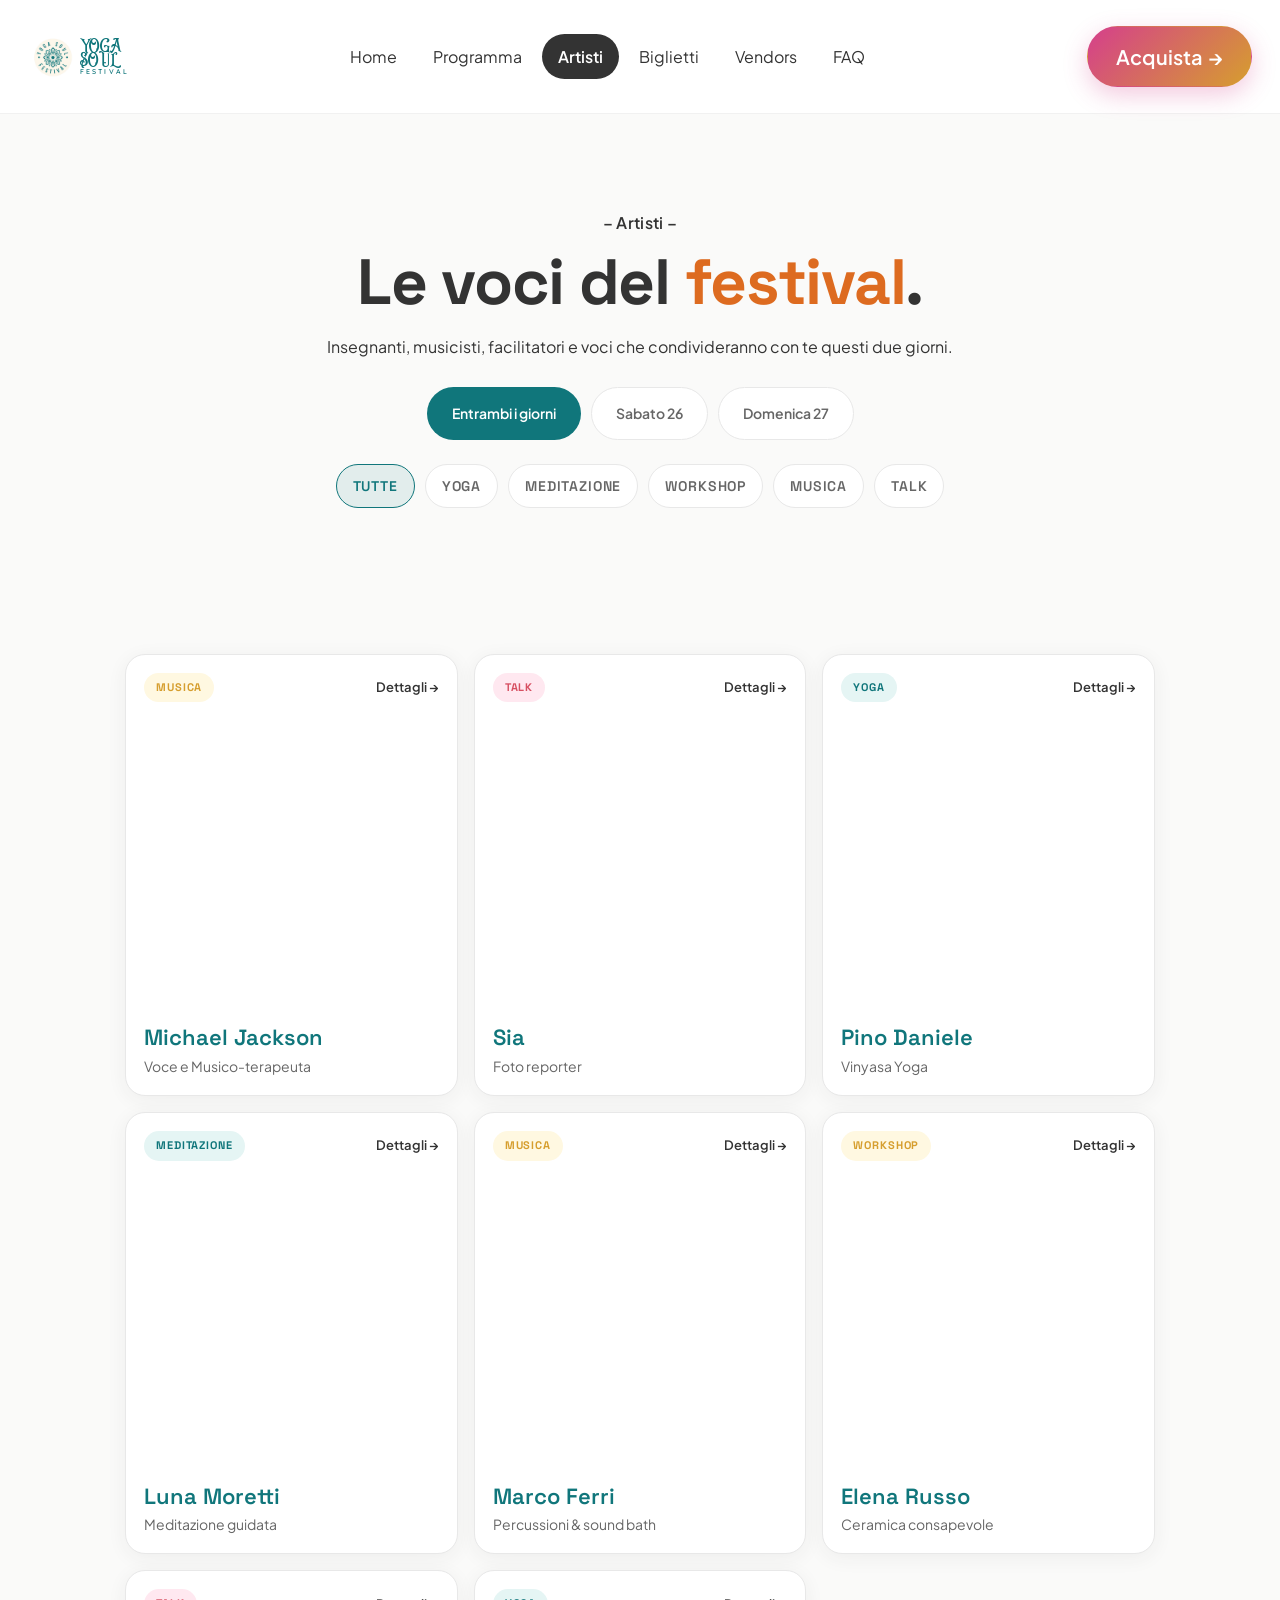
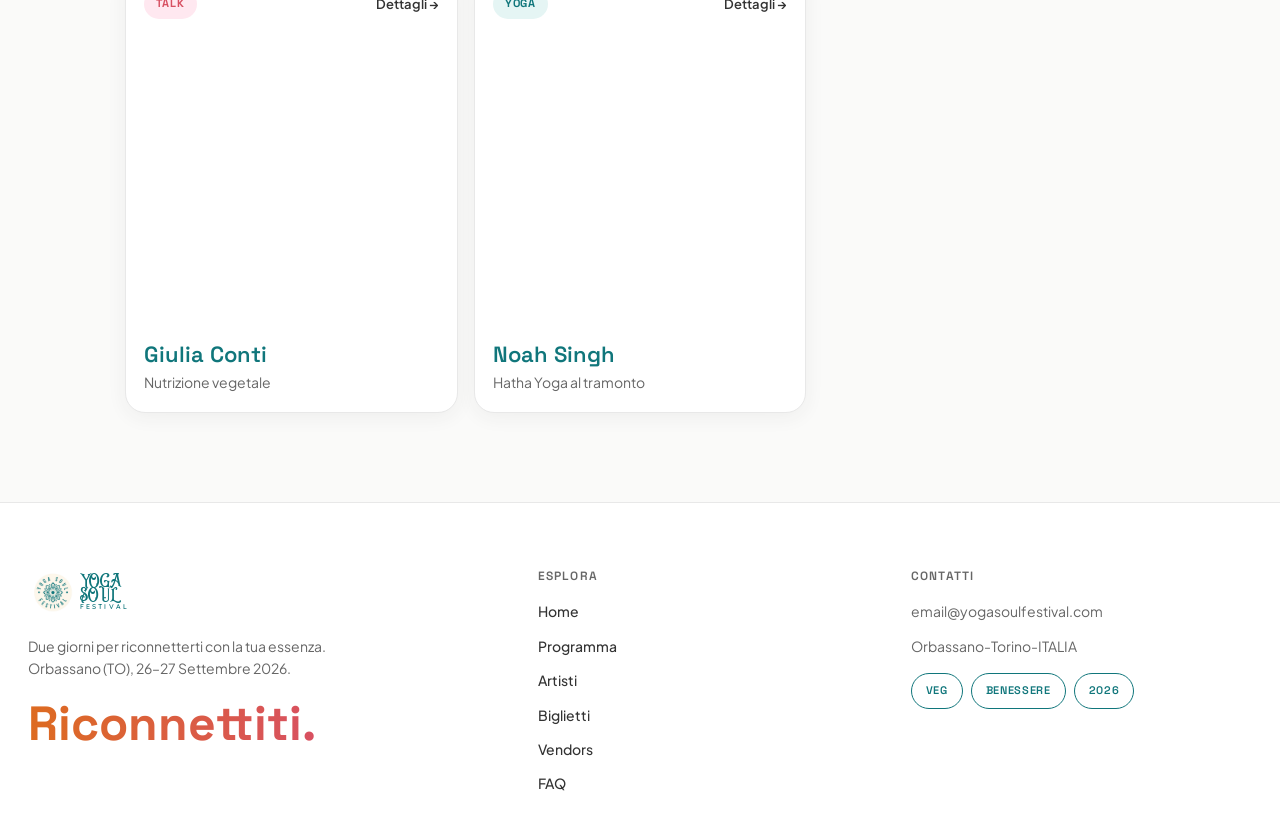
<file: artisti.html>
<!DOCTYPE html>
<html lang="it">
<head>
  <meta charset="UTF-8">
  <meta name="viewport" content="width=device-width, initial-scale=1.0">
  <title>Artisti — Yoga Soul Festival</title>
  <link rel="stylesheet" href="style.css">
</head>
<body>
<header class="navbar topbar">
    <div class="container navbar-inner">
      <a href="index.html" class="navbar-logo">
        <img src="assets/logo-ysf.png" alt="" width="49" height="49">
        <span class="navbar-logo-text">
          <span class="navbar-logo-yoga">YOGA<br>SOUL</span>
          <span class="navbar-logo-festival">FESTIVAL</span>
        </span>
      </a>
      <button class="nav-toggle" type="button" aria-label="Menu" aria-expanded="false">
        <span></span><span></span><span></span>
      </button>
      <nav class="navbar-links"><a href="index.html" class="navbar-link">Home</a><a href="programma.html" class="navbar-link">Programma</a><a href="artisti.html" class="navbar-link is-active">Artisti</a><a href="biglietti.html" class="navbar-link">Biglietti</a><a href="vendors.html" class="navbar-link">Vendors</a><a href="faq.html" class="navbar-link">FAQ</a></nav>
      <a href="biglietti.html" class="btn btn-gradient navbar-cta">Acquista →</a>
    </div>
  </header>

  <main data-filter-page="artisti">
    <section class="inner-page-header">
      <div class="container container-content">
        <p class="eyebrow">– Artisti –</p>
        <h1 class="inner-page-title">Le voci del <span class="highlight-orange">festival</span>.</h1>
        <p class="inner-page-subtext">Insegnanti, musicisti, facilitatori e voci che condivideranno con te questi due giorni.</p>
        <div class="filters-wrap">
          <div class="day-filters">
            <button type="button" class="filter-pill day-pill is-active" data-day-filter="both">Entrambi i giorni</button>
            <button type="button" class="filter-pill day-pill" data-day-filter="sabato">Sabato 26</button>
            <button type="button" class="filter-pill day-pill" data-day-filter="domenica">Domenica 27</button>
          </div>
          <div class="category-filters">
            <button type="button" class="filter-pill category-pill is-active" data-cat-filter="all">Tutte</button>
            <button type="button" class="filter-pill category-pill" data-cat-filter="yoga">Yoga</button>
            <button type="button" class="filter-pill category-pill" data-cat-filter="meditazione">Meditazione</button>
            <button type="button" class="filter-pill category-pill" data-cat-filter="workshop">Workshop</button>
            <button type="button" class="filter-pill category-pill" data-cat-filter="musica">Musica</button>
            <button type="button" class="filter-pill category-pill" data-cat-filter="talk">Talk</button>
          </div>
        </div>
      </div>
    </section>
    <section class="section section-tight">
      <div class="container container-content">
        <div class="artists-grid">
          <a href="artista.html" class="artist-card" data-day="both" data-cat="musica">
            <div class="artist-card-body artist-card-body-top">
              <div class="artist-card-top">
                <span class="chip tag-yellow">MUSICA</span>
                <span class="artist-card-link">Dettagli →</span>
              </div>
            </div>
            <div class="artist-card-media" style="background-image:url('https://images.unsplash.com/photo-1517841905240-472988babdf9?w=600&q=80');"></div>
            <div class="artist-card-body">
              <h2 class="artist-card-name">Michael Jackson</h2>
              <p class="artist-card-role">Voce e Musico-terapeuta</p>
            </div>
          </a>
          <a href="artista.html" class="artist-card" data-day="sabato" data-cat="talk">
            <div class="artist-card-body artist-card-body-top">
              <div class="artist-card-top">
                <span class="chip tag-pink">TALK</span>
                <span class="artist-card-link">Dettagli →</span>
              </div>
            </div>
            <div class="artist-card-media" style="background-image:url('https://images.unsplash.com/photo-1534528741775-53994a69daeb?w=600&q=80');"></div>
            <div class="artist-card-body">
              <h2 class="artist-card-name">Sia</h2>
              <p class="artist-card-role">Foto reporter</p>
            </div>
          </a>
          <a href="artista.html" class="artist-card" data-day="both" data-cat="yoga">
            <div class="artist-card-body artist-card-body-top">
              <div class="artist-card-top">
                <span class="chip tag-teal">YOGA</span>
                <span class="artist-card-link">Dettagli →</span>
              </div>
            </div>
            <div class="artist-card-media" style="background-image:url('https://images.unsplash.com/photo-1507003211169-0a1dd7228f2d?w=600&q=80');"></div>
            <div class="artist-card-body">
              <h2 class="artist-card-name">Pino Daniele</h2>
              <p class="artist-card-role">Vinyasa Yoga</p>
            </div>
          </a>
          <a href="artista.html" class="artist-card" data-day="both" data-cat="meditazione">
            <div class="artist-card-body artist-card-body-top">
              <div class="artist-card-top">
                <span class="chip tag-teal">MEDITAZIONE</span>
                <span class="artist-card-link">Dettagli →</span>
              </div>
            </div>
            <div class="artist-card-media" style="background-image:url('https://images.unsplash.com/photo-1506126613408-eca07ce68773?w=600&q=80');"></div>
            <div class="artist-card-body">
              <h2 class="artist-card-name">Luna Moretti</h2>
              <p class="artist-card-role">Meditazione guidata</p>
            </div>
          </a>
          <a href="artista.html" class="artist-card" data-day="sabato" data-cat="musica">
            <div class="artist-card-body artist-card-body-top">
              <div class="artist-card-top">
                <span class="chip tag-yellow">MUSICA</span>
                <span class="artist-card-link">Dettagli →</span>
              </div>
            </div>
            <div class="artist-card-media" style="background-image:url('https://images.unsplash.com/photo-1493225457124-a3eb161ffa5f?w=600&q=80');"></div>
            <div class="artist-card-body">
              <h2 class="artist-card-name">Marco Ferri</h2>
              <p class="artist-card-role">Percussioni &amp; sound bath</p>
            </div>
          </a>
          <a href="artista.html" class="artist-card" data-day="domenica" data-cat="workshop">
            <div class="artist-card-body artist-card-body-top">
              <div class="artist-card-top">
                <span class="chip tag-yellow">WORKSHOP</span>
                <span class="artist-card-link">Dettagli →</span>
              </div>
            </div>
            <div class="artist-card-media" style="background-image:url('https://images.unsplash.com/photo-1578662996442-48f60103fc96?w=600&q=80');"></div>
            <div class="artist-card-body">
              <h2 class="artist-card-name">Elena Russo</h2>
              <p class="artist-card-role">Ceramica consapevole</p>
            </div>
          </a>
          <a href="artista.html" class="artist-card" data-day="both" data-cat="talk">
            <div class="artist-card-body artist-card-body-top">
              <div class="artist-card-top">
                <span class="chip tag-pink">TALK</span>
                <span class="artist-card-link">Dettagli →</span>
              </div>
            </div>
            <div class="artist-card-media" style="background-image:url('https://images.unsplash.com/photo-1573496359142-b8d87734a5a2?w=600&q=80');"></div>
            <div class="artist-card-body">
              <h2 class="artist-card-name">Giulia Conti</h2>
              <p class="artist-card-role">Nutrizione vegetale</p>
            </div>
          </a>
          <a href="artista.html" class="artist-card" data-day="sabato" data-cat="yoga">
            <div class="artist-card-body artist-card-body-top">
              <div class="artist-card-top">
                <span class="chip tag-teal">YOGA</span>
                <span class="artist-card-link">Dettagli →</span>
              </div>
            </div>
            <div class="artist-card-media" style="background-image:url('https://images.unsplash.com/photo-1544367567-0f2fcb009e0b?w=600&q=80');"></div>
            <div class="artist-card-body">
              <h2 class="artist-card-name">Noah Singh</h2>
              <p class="artist-card-role">Hatha Yoga al tramonto</p>
            </div>
          </a>
        </div>
      </div>
    </section>
  </main>
<footer class="site-footer">
    <div class="container footer-grid">
      <div>
        <a href="index.html" class="footer-logo">
          <img src="assets/logo-ysf.png" alt="" width="49" height="49">
          <span class="navbar-logo-text">
            <span class="navbar-logo-yoga">YOGA<br>SOUL</span>
            <span class="navbar-logo-festival">FESTIVAL</span>
          </span>
        </a>
        <p class="footer-tagline">Due giorni per riconnetterti con la tua essenza. Orbassano (TO), 26–27 Settembre 2026.</p>
        <p class="footer-riconnettiti">Riconnettiti.</p>
      </div>
      <div>
        <div class="footer-col-title">Esplora</div>
        <nav class="footer-links">
          <a href="index.html">Home</a>
          <a href="programma.html">Programma</a>
          <a href="artisti.html">Artisti</a>
          <a href="biglietti.html">Biglietti</a>
          <a href="vendors.html">Vendors</a>
          <a href="faq.html">FAQ</a>
        </nav>
      </div>
      <div>
        <div class="footer-col-title">Contatti</div>
        <p class="footer-tagline">email@yogasoulfestival.com</p>
        <p class="footer-tagline">Orbassano-Torino-ITALIA</p>
        <div class="footer-pills">
          <span class="footer-pill">VEG</span>
          <span class="footer-pill">BENESSERE</span>
          <span class="footer-pill">2026</span>
        </div>
      </div>
    </div>
  </footer>
  <script src="script.js"></script>
</body>
</html>
</file>
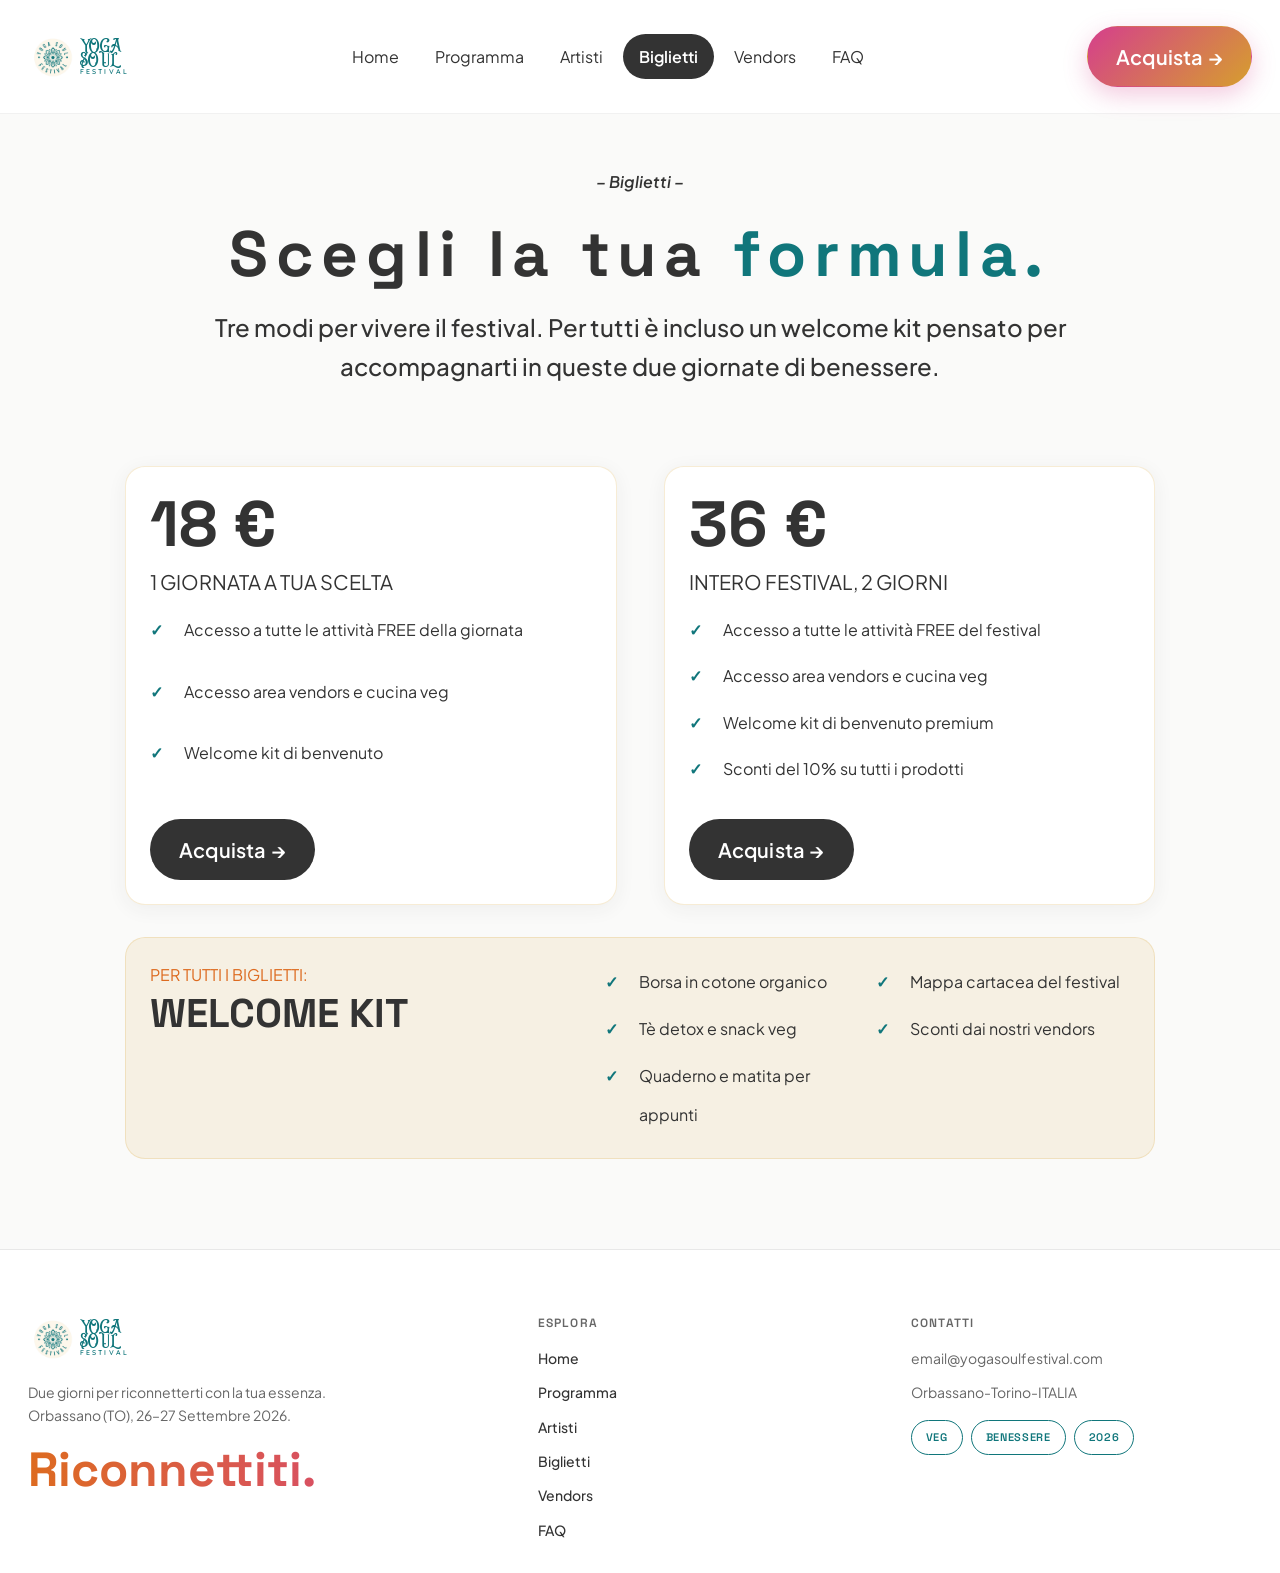
<file: biglietti.html>
<!DOCTYPE html>
<html lang="it">
<head>
  <meta charset="UTF-8">
  <meta name="viewport" content="width=device-width, initial-scale=1.0">
  <title>Biglietti — Yoga Soul Festival</title>
  <link rel="stylesheet" href="style.css">
</head>
<body class="page-biglietti">
<header class="navbar topbar">
    <div class="container navbar-inner">
      <a href="index.html" class="navbar-logo">
        <img src="assets/logo-ysf.png" alt="" width="49" height="49">
        <span class="navbar-logo-text">
          <span class="navbar-logo-yoga">YOGA<br>SOUL</span>
          <span class="navbar-logo-festival">FESTIVAL</span>
        </span>
      </a>
      <button class="nav-toggle" type="button" aria-label="Menu" aria-expanded="false">
        <span></span><span></span><span></span>
      </button>
      <nav class="navbar-links"><a href="index.html" class="navbar-link">Home</a><a href="programma.html" class="navbar-link">Programma</a><a href="artisti.html" class="navbar-link">Artisti</a><a href="biglietti.html" class="navbar-link is-active">Biglietti</a><a href="vendors.html" class="navbar-link">Vendors</a><a href="faq.html" class="navbar-link">FAQ</a></nav>
      <a href="biglietti.html" class="btn btn-gradient navbar-cta">Acquista →</a>
    </div>
  </header>

  <main>
    <section class="inner-page-header inner-page-header--tickets">
      <div class="container container-content">
        <p class="eyebrow tickets-eyebrow">– Biglietti –</p>
        <h1 class="inner-page-title tickets-title">Scegli la tua <span class="highlight-teal">formula.</span></h1>
        <p class="inner-page-subtext tickets-subtext">Tre modi per vivere il festival. Per tutti è incluso un welcome kit pensato per accompagnarti in queste due giornate di benessere.</p>
      </div>
    </section>
    <section class="section section-tickets">
      <div class="container container-content">
        <div class="tickets-grid">
          <article class="ticket-card">
            <p class="ticket-price">18 €</p>
            <p class="ticket-label">1 GIORNATA A TUA SCELTA</p>
            <ul class="ticket-features">
              <li>Accesso a tutte le attività FREE della giornata</li>
              <li>Accesso area vendors e cucina veg</li>
              <li>Welcome kit di benvenuto</li>
            </ul>
            <a href="#" class="btn btn-dark ticket-card-btn">Acquista →</a>
          </article>
          <article class="ticket-card ticket-card--featured">
            <p class="ticket-price">36 €</p>
            <p class="ticket-label">INTERO FESTIVAL, 2 GIORNI</p>
            <ul class="ticket-features">
              <li>Accesso a tutte le attività FREE del festival</li>
              <li>Accesso area vendors e cucina veg</li>
              <li>Welcome kit di benvenuto premium</li>
              <li>Sconti del 10% su tutti i prodotti</li>
            </ul>
            <a href="#" class="btn btn-dark ticket-card-btn">Acquista →</a>
          </article>
        </div>
        <div class="welcome-kit-bar">
          <div class="welcome-kit-head">
            <p class="welcome-kit-eyebrow">Per tutti i biglietti:</p>
            <h2 class="welcome-kit-title">Welcome kit</h2>
          </div>
          <ul class="welcome-kit-list">
            <li>Borsa in cotone organico</li>
            <li>Tè detox e snack veg</li>
            <li>Quaderno e matita per appunti</li>
          </ul>
          <ul class="welcome-kit-list">
            <li>Mappa cartacea del festival</li>
            <li>Sconti dai nostri vendors</li>
          </ul>
        </div>
      </div>
    </section>
  </main>
<footer class="site-footer">
    <div class="container footer-grid">
      <div>
        <a href="index.html" class="footer-logo">
          <img src="assets/logo-ysf.png" alt="" width="49" height="49">
          <span class="navbar-logo-text">
            <span class="navbar-logo-yoga">YOGA<br>SOUL</span>
            <span class="navbar-logo-festival">FESTIVAL</span>
          </span>
        </a>
        <p class="footer-tagline">Due giorni per riconnetterti con la tua essenza. Orbassano (TO), 26–27 Settembre 2026.</p>
        <p class="footer-riconnettiti">Riconnettiti.</p>
      </div>
      <div>
        <div class="footer-col-title">Esplora</div>
        <nav class="footer-links">
          <a href="index.html">Home</a>
          <a href="programma.html">Programma</a>
          <a href="artisti.html">Artisti</a>
          <a href="biglietti.html">Biglietti</a>
          <a href="vendors.html">Vendors</a>
          <a href="faq.html">FAQ</a>
        </nav>
      </div>
      <div>
        <div class="footer-col-title">Contatti</div>
        <p class="footer-tagline">email@yogasoulfestival.com</p>
        <p class="footer-tagline">Orbassano-Torino-ITALIA</p>
        <div class="footer-pills">
          <span class="footer-pill">VEG</span>
          <span class="footer-pill">BENESSERE</span>
          <span class="footer-pill">2026</span>
        </div>
      </div>
    </div>
  </footer>
  <script src="script.js"></script>
</body>
</html>
</file>
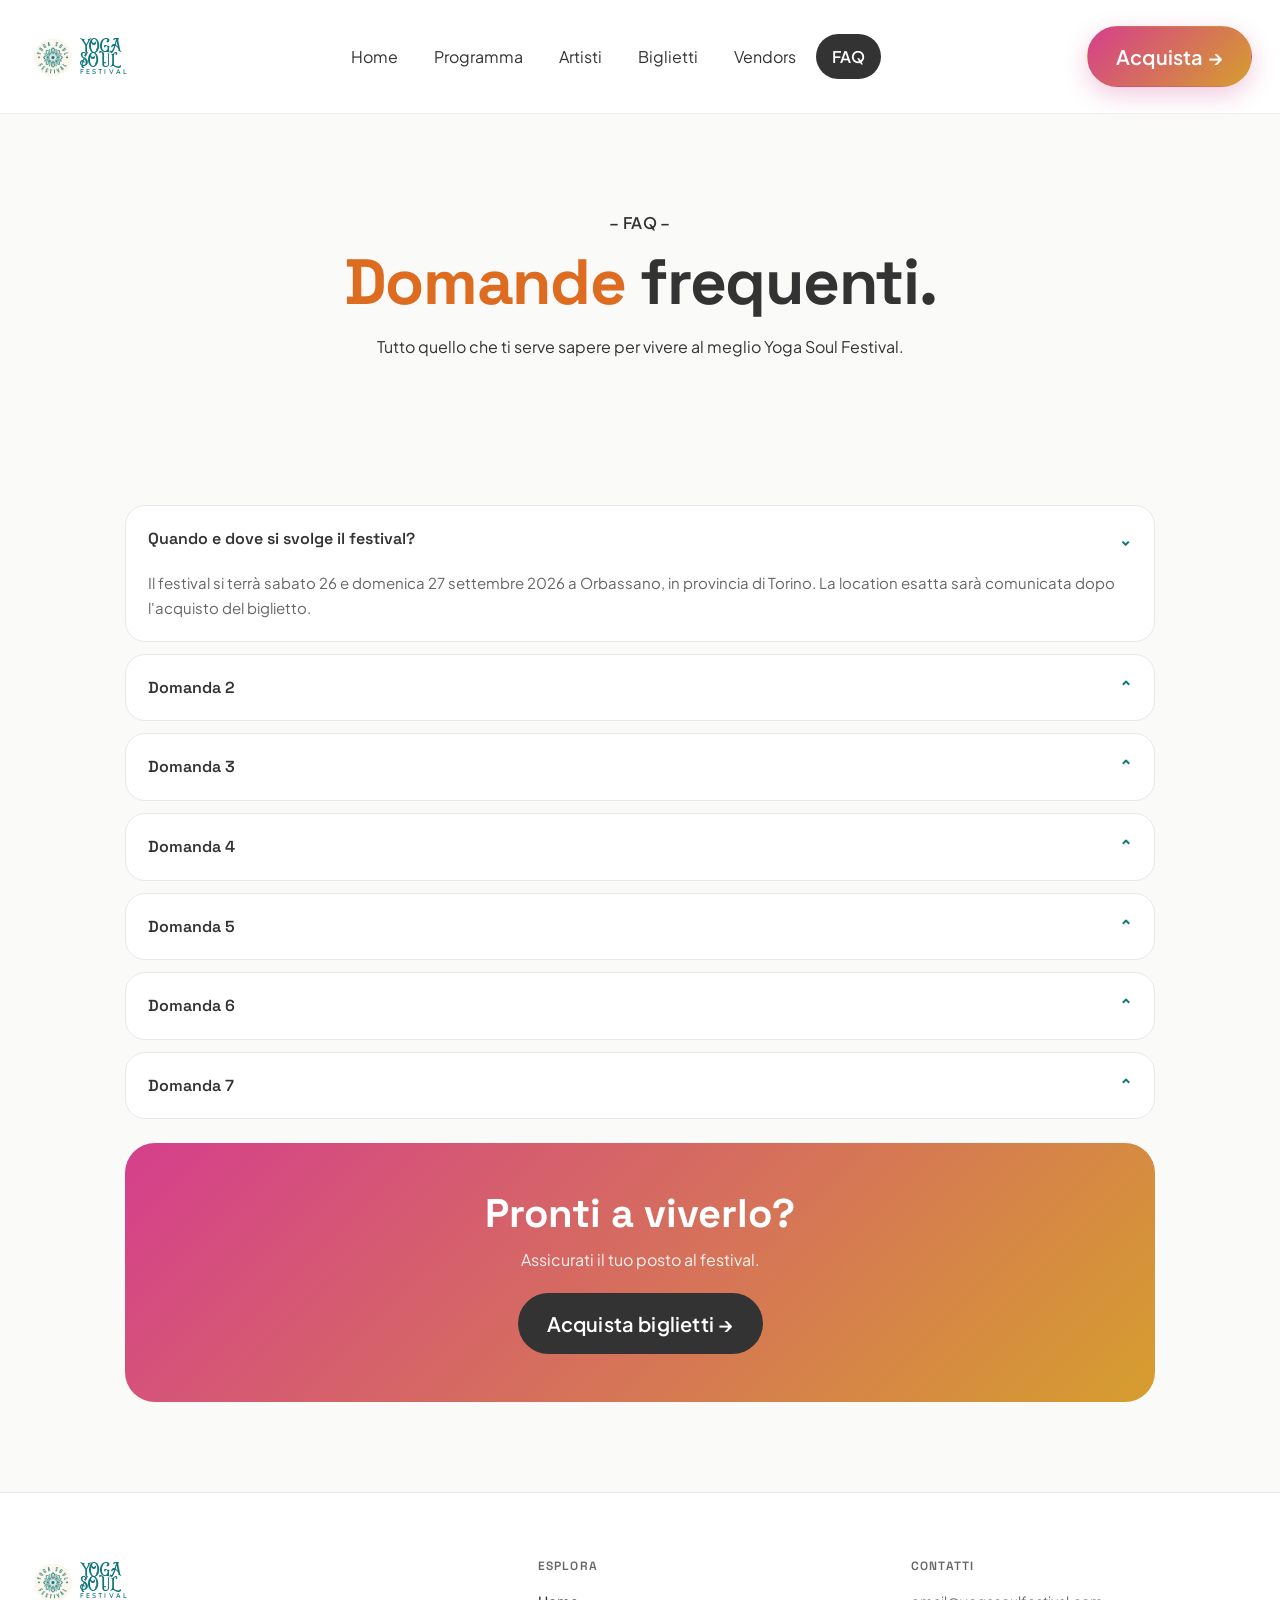
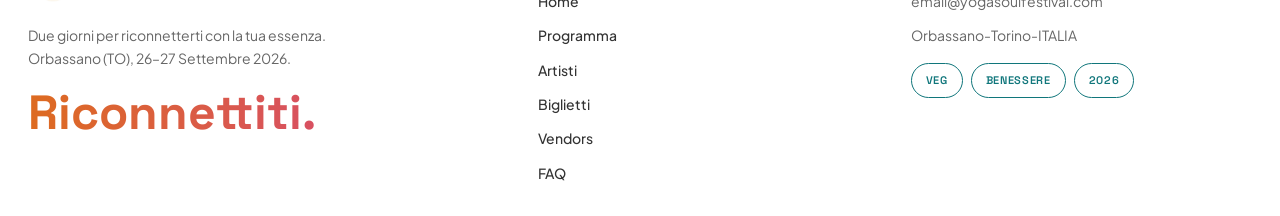
<file: contatti.html>
<!DOCTYPE html>
<html lang="it">
<head>
  <meta charset="UTF-8">
  <meta http-equiv="refresh" content="0; url=faq.html">
  <link rel="canonical" href="faq.html">
  <title>Reindirizzamento…</title>
</head>
<body>
  <p>Reindirizzamento a <a href="faq.html">FAQ</a>…</p>
</body>
</html>
</file>
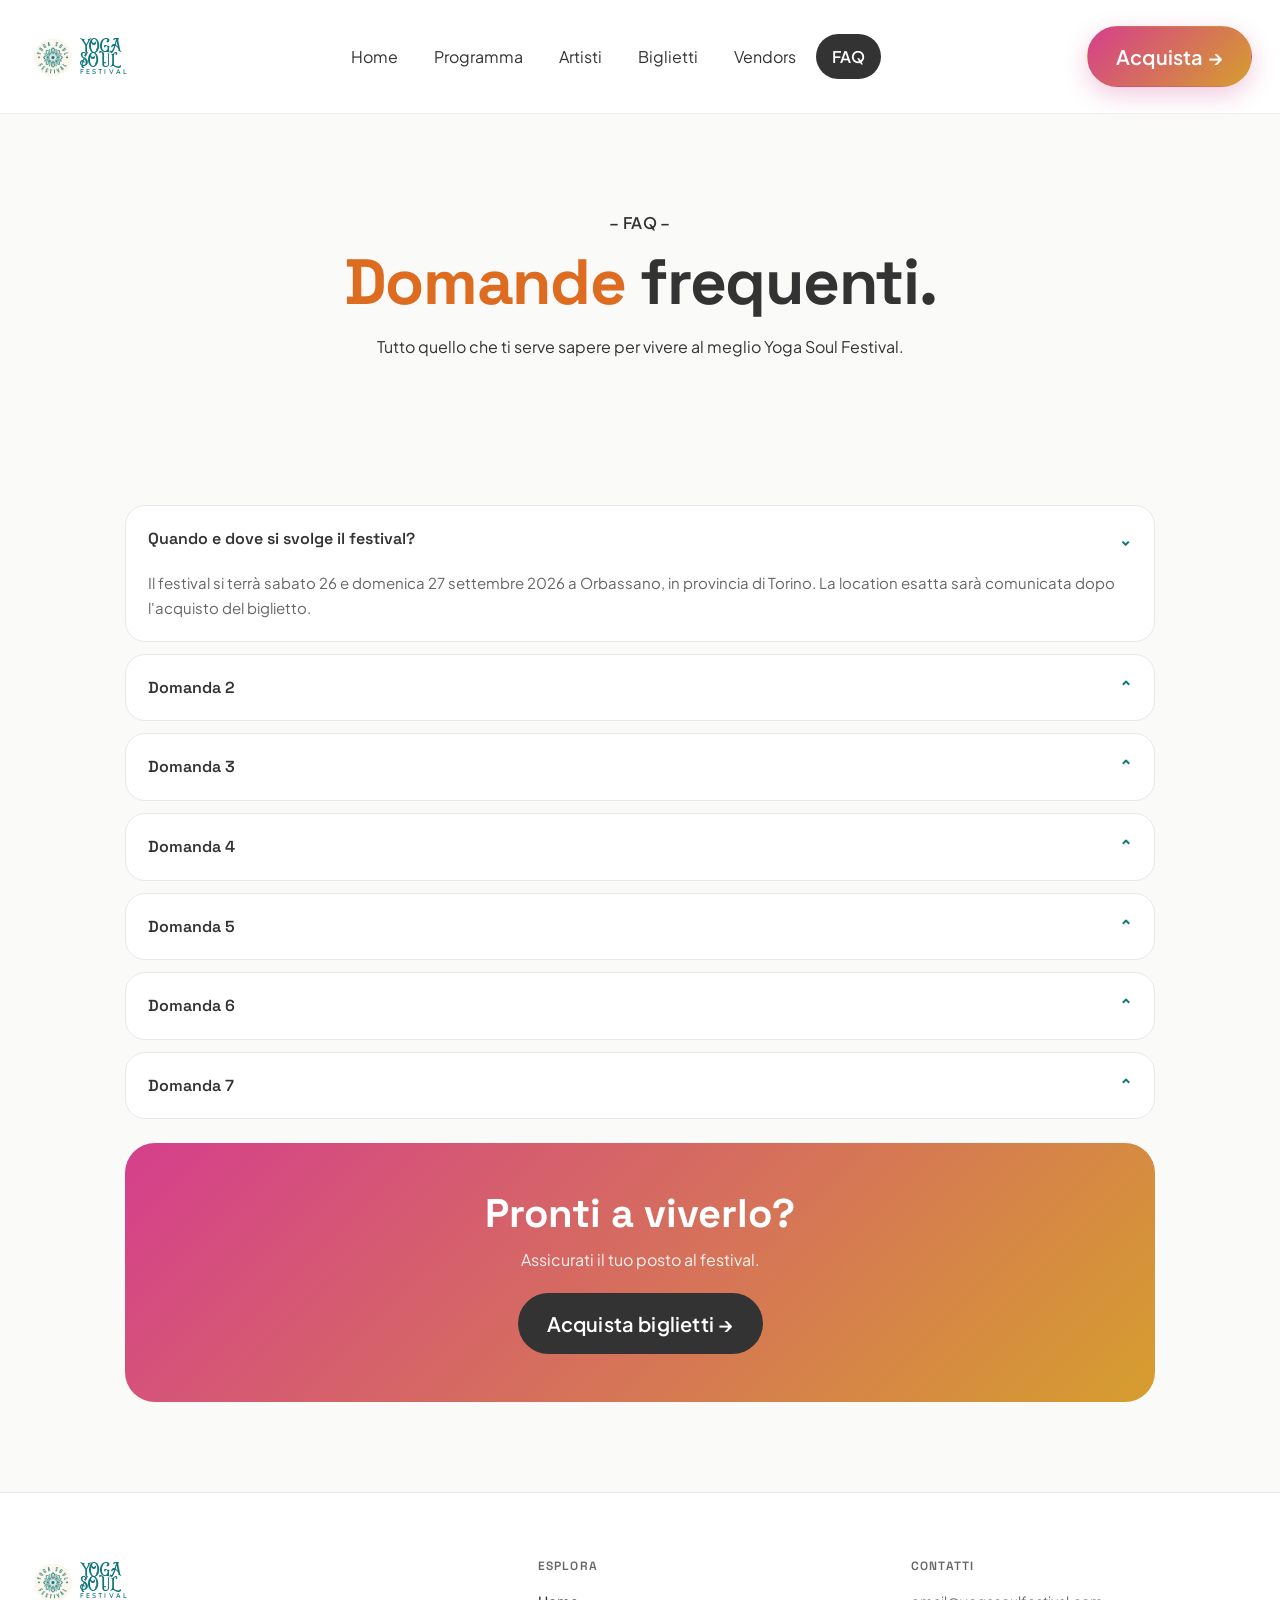
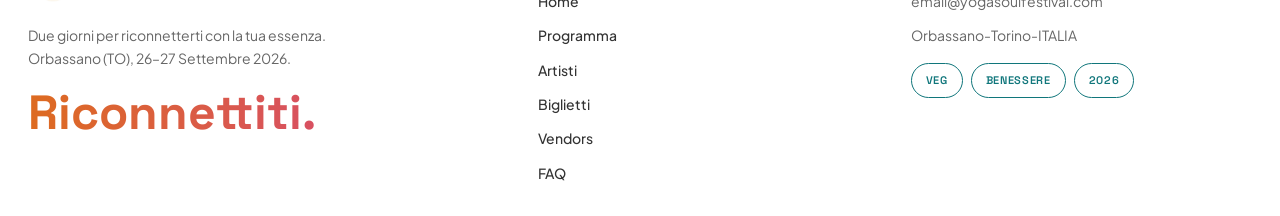
<file: faq.html>
<!DOCTYPE html>
<html lang="it">
<head>
  <meta charset="UTF-8">
  <meta name="viewport" content="width=device-width, initial-scale=1.0">
  <title>FAQ — Yoga Soul Festival</title>
  <link rel="stylesheet" href="style.css">
</head>
<body>
<header class="navbar topbar">
    <div class="container navbar-inner">
      <a href="index.html" class="navbar-logo">
        <img src="assets/logo-ysf.png" alt="" width="49" height="49">
        <span class="navbar-logo-text">
          <span class="navbar-logo-yoga">YOGA<br>SOUL</span>
          <span class="navbar-logo-festival">FESTIVAL</span>
        </span>
      </a>
      <button class="nav-toggle" type="button" aria-label="Menu" aria-expanded="false">
        <span></span><span></span><span></span>
      </button>
      <nav class="navbar-links"><a href="index.html" class="navbar-link">Home</a><a href="programma.html" class="navbar-link">Programma</a><a href="artisti.html" class="navbar-link">Artisti</a><a href="biglietti.html" class="navbar-link">Biglietti</a><a href="vendors.html" class="navbar-link">Vendors</a><a href="faq.html" class="navbar-link is-active">FAQ</a></nav>
      <a href="biglietti.html" class="btn btn-gradient navbar-cta">Acquista →</a>
    </div>
  </header>

  <main>
    <section class="inner-page-header">
      <div class="container container-content">
        <p class="eyebrow">– FAQ –</p>
        <h1 class="inner-page-title"><span class="highlight-orange">Domande</span> frequenti.</h1>
        <p class="inner-page-subtext">Tutto quello che ti serve sapere per vivere al meglio Yoga Soul Festival.</p>
      </div>
    </section>
    <section class="section section-tight">
      <div class="container container-content">
        <div class="faq-list">
          <article class="faq-item is-open">
            <button type="button" class="faq-question" aria-expanded="true">Quando e dove si svolge il festival?<span class="faq-chevron">⌃</span></button>
            <div class="faq-answer">Il festival si terrà sabato 26 e domenica 27 settembre 2026 a Orbassano, in provincia di Torino. La location esatta sarà comunicata dopo l'acquisto del biglietto.</div>
          </article>
          <article class="faq-item">
            <button type="button" class="faq-question" aria-expanded="false">Domanda 2<span class="faq-chevron">⌃</span></button>
            <div class="faq-answer">Il festival si terrà sabato 26 e domenica 27 settembre 2026 a Orbassano, in provincia di Torino. La location esatta sarà comunicata dopo l'acquisto del biglietto.</div>
          </article>
          <article class="faq-item">
            <button type="button" class="faq-question" aria-expanded="false">Domanda 3<span class="faq-chevron">⌃</span></button>
            <div class="faq-answer">Il festival si terrà sabato 26 e domenica 27 settembre 2026 a Orbassano, in provincia di Torino. La location esatta sarà comunicata dopo l'acquisto del biglietto.</div>
          </article>
          <article class="faq-item">
            <button type="button" class="faq-question" aria-expanded="false">Domanda 4<span class="faq-chevron">⌃</span></button>
            <div class="faq-answer">Il festival si terrà sabato 26 e domenica 27 settembre 2026 a Orbassano, in provincia di Torino. La location esatta sarà comunicata dopo l'acquisto del biglietto.</div>
          </article>
          <article class="faq-item">
            <button type="button" class="faq-question" aria-expanded="false">Domanda 5<span class="faq-chevron">⌃</span></button>
            <div class="faq-answer">Il festival si terrà sabato 26 e domenica 27 settembre 2026 a Orbassano, in provincia di Torino. La location esatta sarà comunicata dopo l'acquisto del biglietto.</div>
          </article>
          <article class="faq-item">
            <button type="button" class="faq-question" aria-expanded="false">Domanda 6<span class="faq-chevron">⌃</span></button>
            <div class="faq-answer">Il festival si terrà sabato 26 e domenica 27 settembre 2026 a Orbassano, in provincia di Torino. La location esatta sarà comunicata dopo l'acquisto del biglietto.</div>
          </article>
          <article class="faq-item">
            <button type="button" class="faq-question" aria-expanded="false">Domanda 7<span class="faq-chevron">⌃</span></button>
            <div class="faq-answer">Il festival si terrà sabato 26 e domenica 27 settembre 2026 a Orbassano, in provincia di Torino. La location esatta sarà comunicata dopo l'acquisto del biglietto.</div>
          </article>
        </div>
        <div class="faq-cta-block">
          <h3>Pronti a viverlo?</h3>
          <p>Assicurati il tuo posto al festival.</p>
          <a href="biglietti.html" class="btn btn-dark">Acquista biglietti →</a>
        </div>
      </div>
    </section>
  </main>
<footer class="site-footer">
    <div class="container footer-grid">
      <div>
        <a href="index.html" class="footer-logo">
          <img src="assets/logo-ysf.png" alt="" width="49" height="49">
          <span class="navbar-logo-text">
            <span class="navbar-logo-yoga">YOGA<br>SOUL</span>
            <span class="navbar-logo-festival">FESTIVAL</span>
          </span>
        </a>
        <p class="footer-tagline">Due giorni per riconnetterti con la tua essenza. Orbassano (TO), 26–27 Settembre 2026.</p>
        <p class="footer-riconnettiti">Riconnettiti.</p>
      </div>
      <div>
        <div class="footer-col-title">Esplora</div>
        <nav class="footer-links">
          <a href="index.html">Home</a>
          <a href="programma.html">Programma</a>
          <a href="artisti.html">Artisti</a>
          <a href="biglietti.html">Biglietti</a>
          <a href="vendors.html">Vendors</a>
          <a href="faq.html">FAQ</a>
        </nav>
      </div>
      <div>
        <div class="footer-col-title">Contatti</div>
        <p class="footer-tagline">email@yogasoulfestival.com</p>
        <p class="footer-tagline">Orbassano-Torino-ITALIA</p>
        <div class="footer-pills">
          <span class="footer-pill">VEG</span>
          <span class="footer-pill">BENESSERE</span>
          <span class="footer-pill">2026</span>
        </div>
      </div>
    </div>
  </footer>
  <script src="script.js"></script>
</body>
</html>
</file>
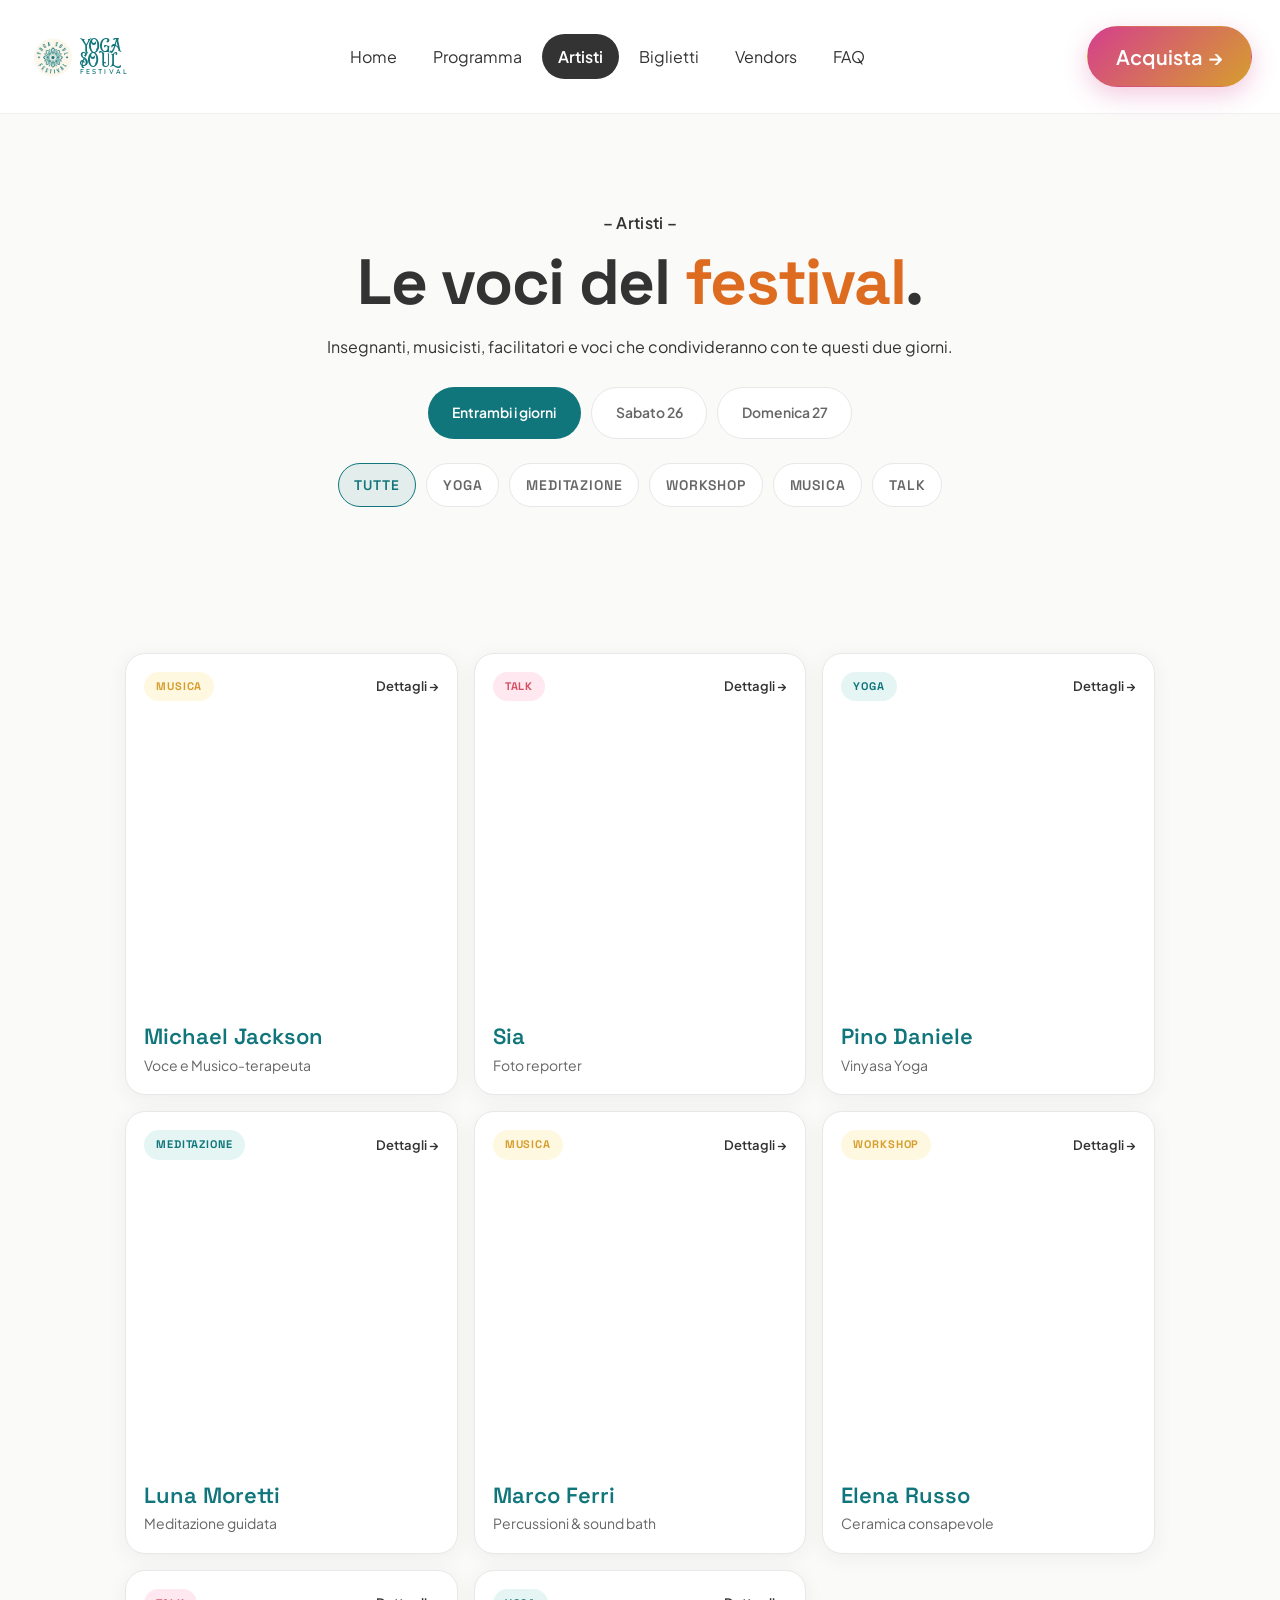
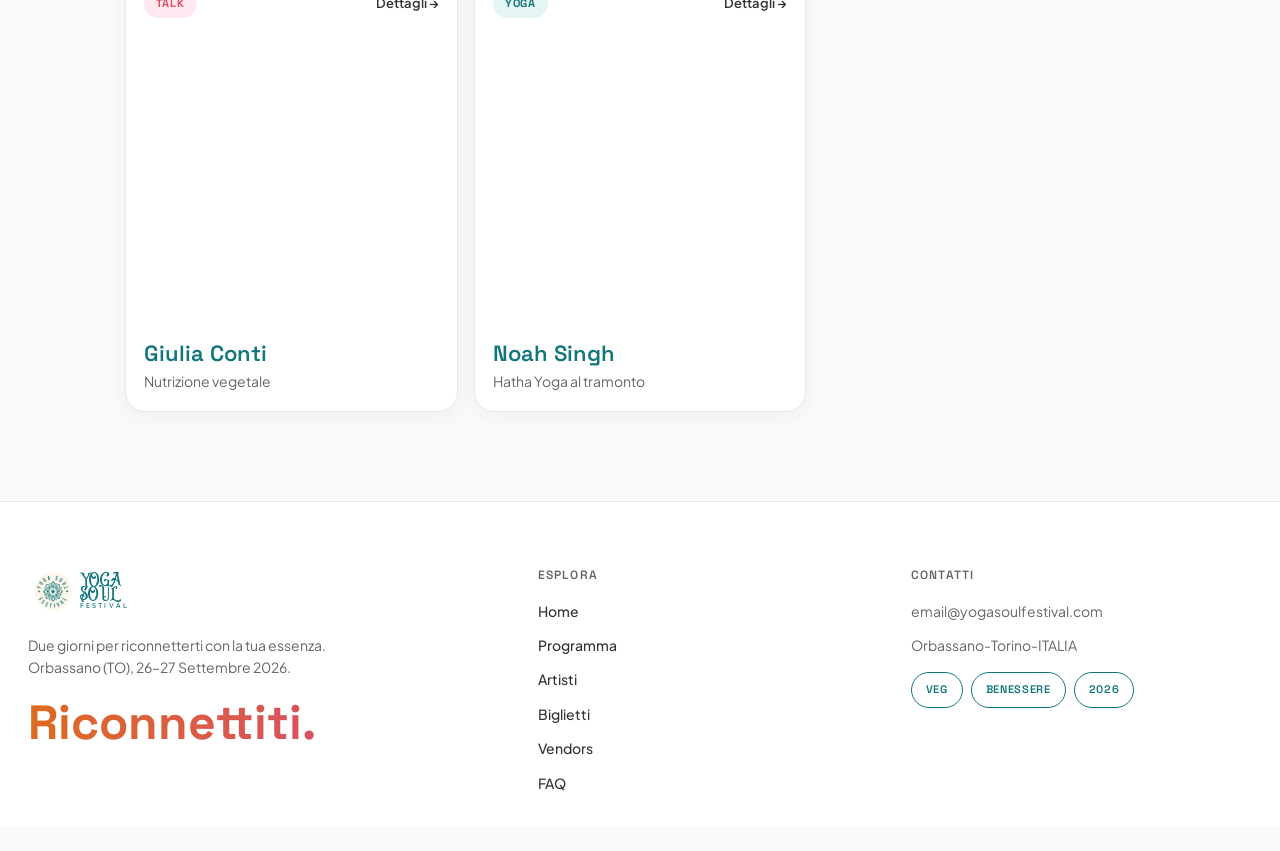
<file: insegnanti.html>
<!DOCTYPE html>
<html lang="it">
<head>
  <meta charset="UTF-8">
  <meta http-equiv="refresh" content="0; url=artisti.html">
  <link rel="canonical" href="artisti.html">
  <title>Reindirizzamento…</title>
</head>
<body>
  <p>Reindirizzamento a <a href="artisti.html">Artisti</a>…</p>
</body>
</html>
</file>
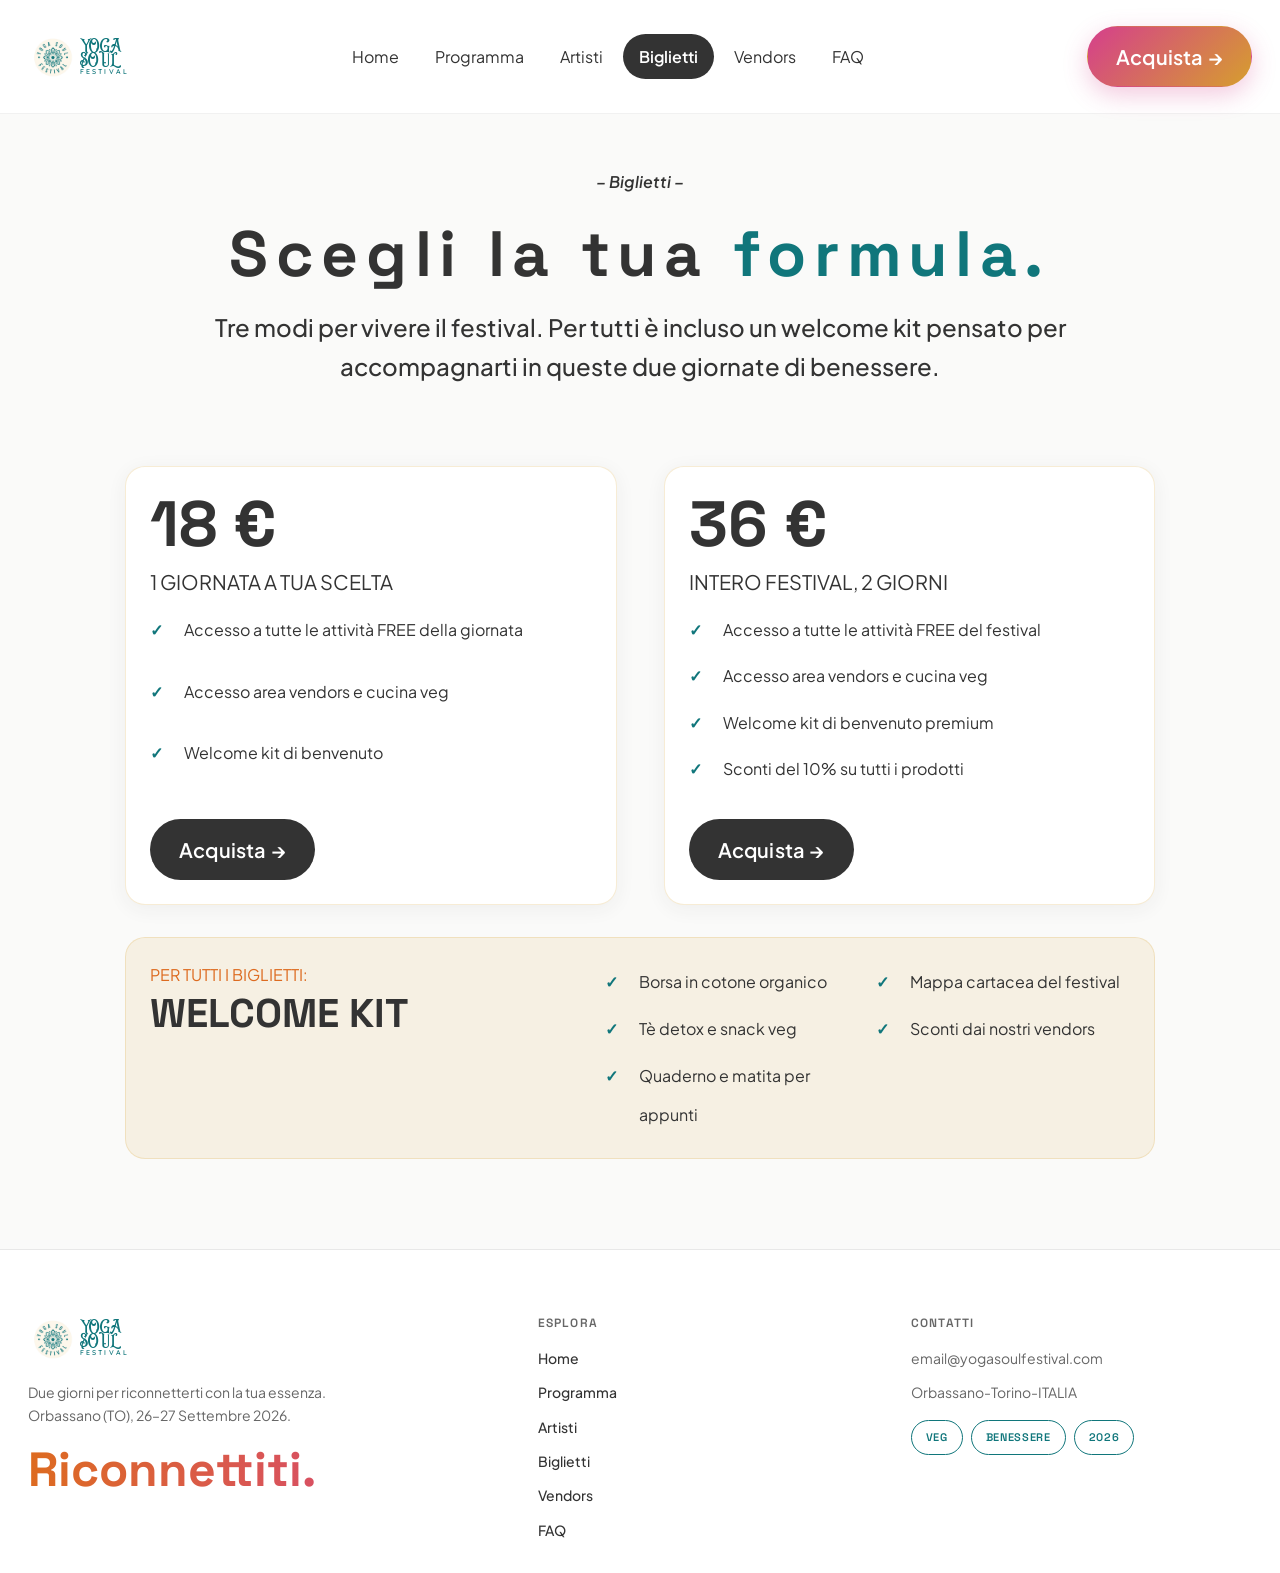
<file: iscrizioni.html>
<!DOCTYPE html>
<html lang="it">
<head>
  <meta charset="UTF-8">
  <meta http-equiv="refresh" content="0; url=biglietti.html">
  <link rel="canonical" href="biglietti.html">
  <title>Reindirizzamento…</title>
</head>
<body>
  <p>Reindirizzamento a <a href="biglietti.html">Biglietti</a>…</p>
</body>
</html>
</file>
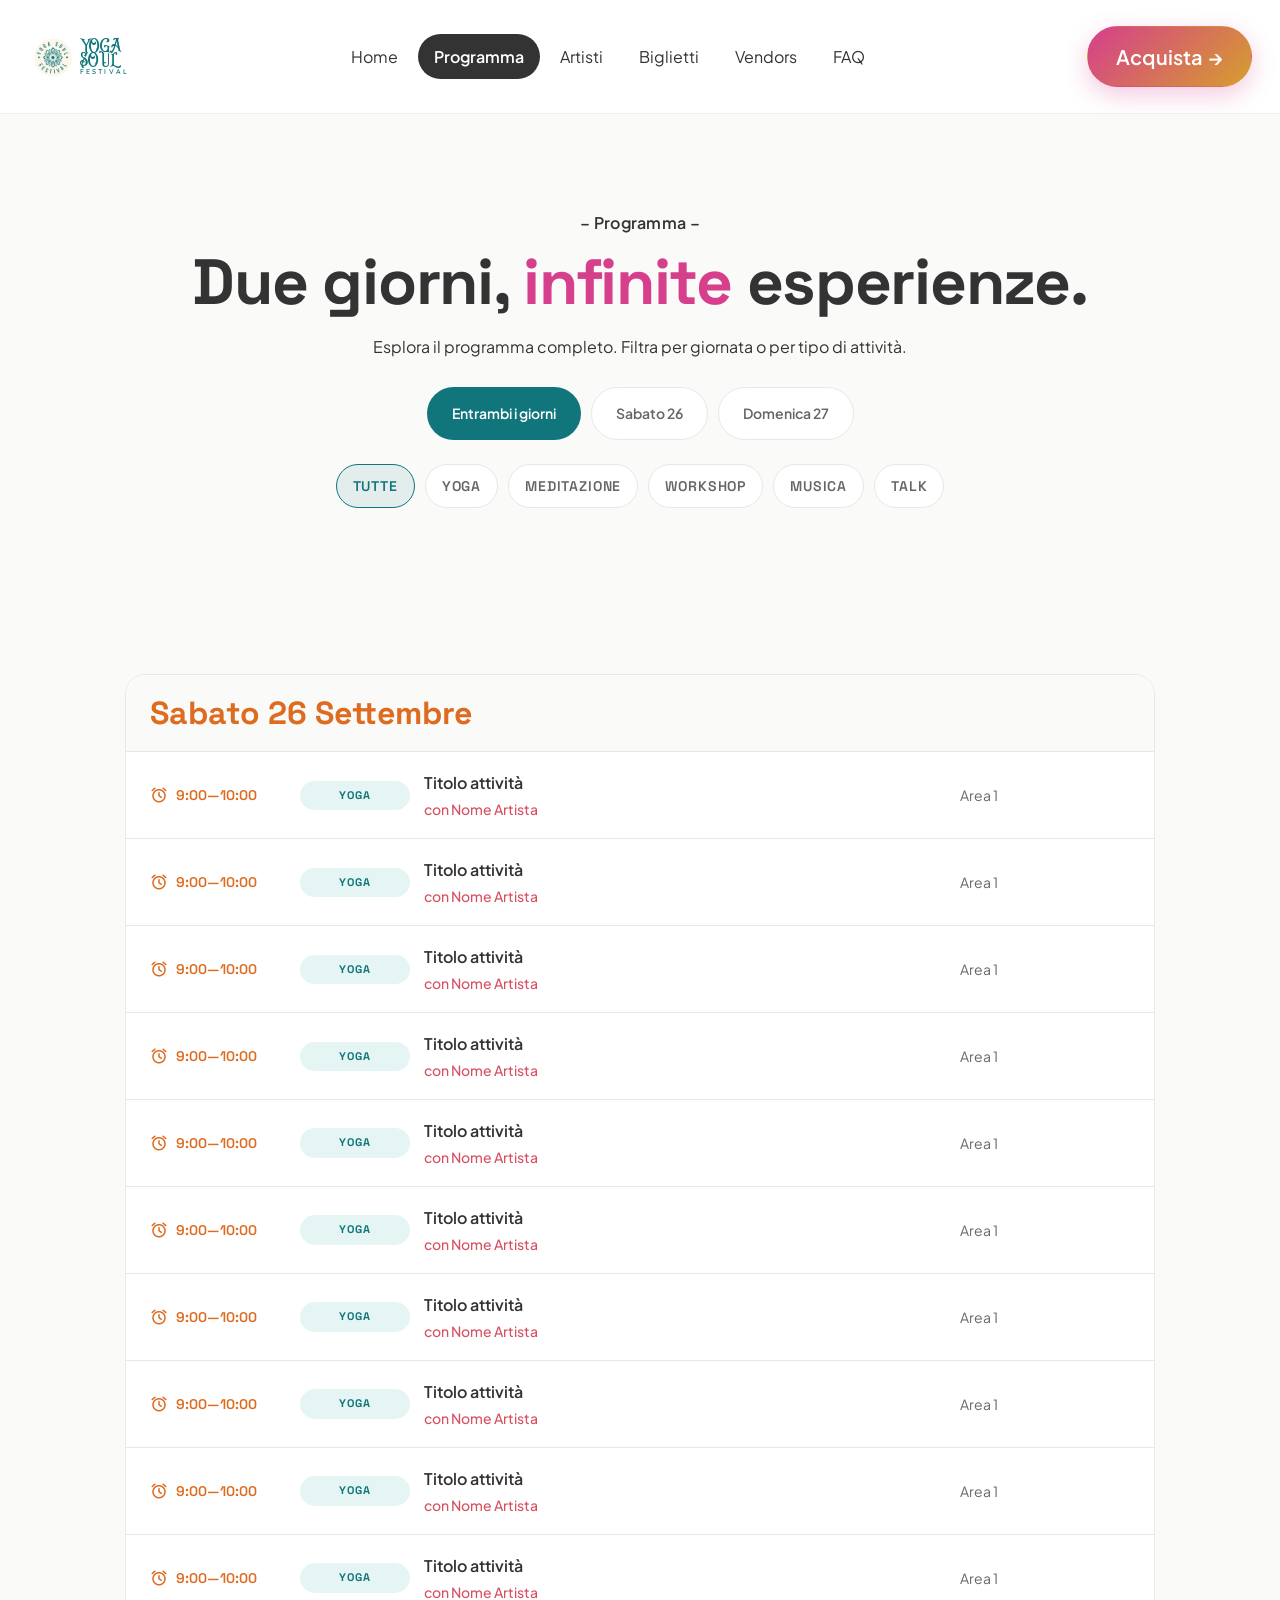
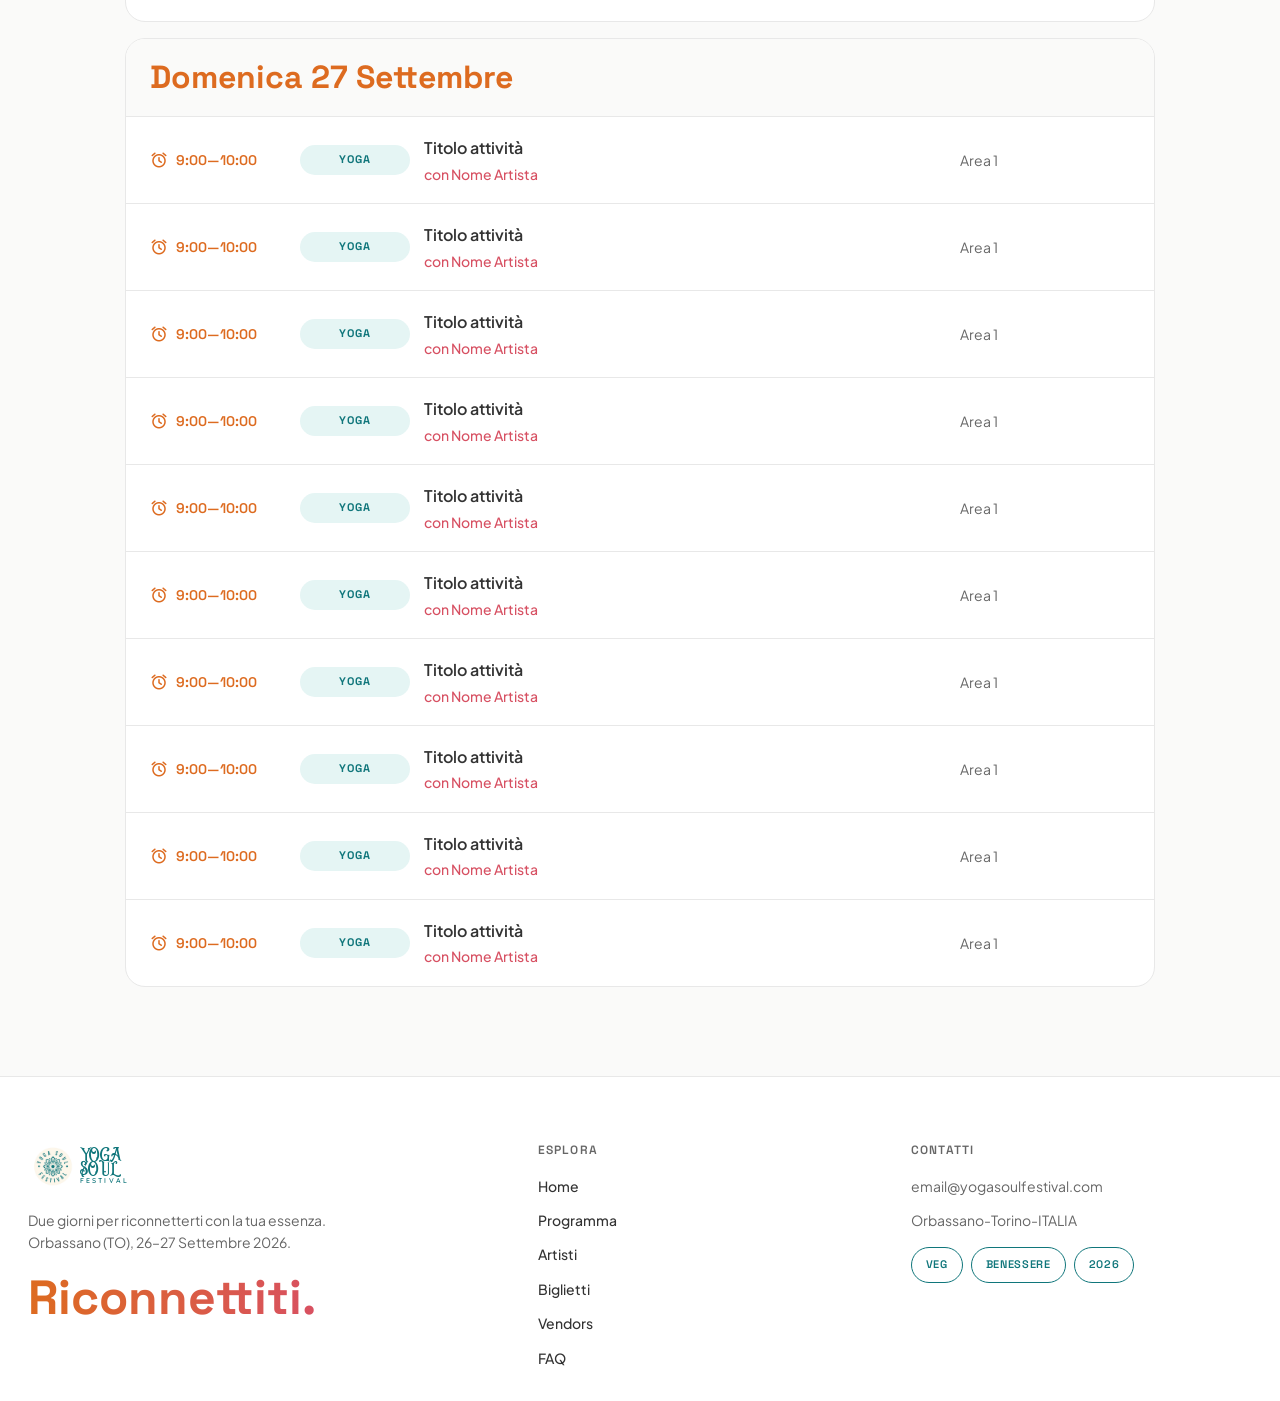
<file: programma.html>
<!DOCTYPE html>
<html lang="it">
<head>
  <meta charset="UTF-8">
  <meta name="viewport" content="width=device-width, initial-scale=1.0">
  <title>Programma — Yoga Soul Festival</title>
  <link rel="stylesheet" href="style.css">
</head>
<body>
<header class="navbar topbar">
    <div class="container navbar-inner">
      <a href="index.html" class="navbar-logo">
        <img src="assets/logo-ysf.png" alt="" width="49" height="49">
        <span class="navbar-logo-text">
          <span class="navbar-logo-yoga">YOGA<br>SOUL</span>
          <span class="navbar-logo-festival">FESTIVAL</span>
        </span>
      </a>
      <button class="nav-toggle" type="button" aria-label="Menu" aria-expanded="false">
        <span></span><span></span><span></span>
      </button>
      <nav class="navbar-links"><a href="index.html" class="navbar-link">Home</a><a href="programma.html" class="navbar-link is-active">Programma</a><a href="artisti.html" class="navbar-link">Artisti</a><a href="biglietti.html" class="navbar-link">Biglietti</a><a href="vendors.html" class="navbar-link">Vendors</a><a href="faq.html" class="navbar-link">FAQ</a></nav>
      <a href="biglietti.html" class="btn btn-gradient navbar-cta">Acquista →</a>
    </div>
  </header>

  <main data-filter-page="programma">
    <section class="inner-page-header">
      <div class="container container-content">
        <p class="eyebrow">– Programma –</p>
        <h1 class="inner-page-title">Due giorni, <span class="highlight-pink">infinite</span> esperienze.</h1>
        <p class="inner-page-subtext">Esplora il programma completo. Filtra per giornata o per tipo di attività.</p>
        <div class="filters-wrap">
          <div class="day-filters">
            <button type="button" class="filter-pill day-pill is-active" data-day-filter="both">Entrambi i giorni</button>
            <button type="button" class="filter-pill day-pill" data-day-filter="sabato">Sabato 26</button>
            <button type="button" class="filter-pill day-pill" data-day-filter="domenica">Domenica 27</button>
          </div>
          <div class="category-filters">
            <button type="button" class="filter-pill category-pill is-active" data-cat-filter="all">Tutte</button>
            <button type="button" class="filter-pill category-pill" data-cat-filter="yoga">Yoga</button>
            <button type="button" class="filter-pill category-pill" data-cat-filter="meditazione">Meditazione</button>
            <button type="button" class="filter-pill category-pill" data-cat-filter="workshop">Workshop</button>
            <button type="button" class="filter-pill category-pill" data-cat-filter="musica">Musica</button>
            <button type="button" class="filter-pill category-pill" data-cat-filter="talk">Talk</button>
          </div>
        </div>
      </div>
    </section>
    <section class="section section-tight">
      <div class="container container-content">
        <div class="program-list" data-day-section="sabato">
          <h2 class="program-day-header">Sabato 26 Settembre</h2>
          <div class="program-row" data-day="sabato" data-cat="yoga">
            <span class="program-time">9:00—10:00</span>
            <span class="chip tag-teal">YOGA</span>
            <div>
              <div class="program-title">Titolo attività</div>
              <div class="program-artist">con Nome Artista</div>
            </div>
            <span class="program-location">Area 1</span>
          </div>
          <div class="program-row" data-day="sabato" data-cat="yoga">
            <span class="program-time">9:00—10:00</span>
            <span class="chip tag-teal">YOGA</span>
            <div>
              <div class="program-title">Titolo attività</div>
              <div class="program-artist">con Nome Artista</div>
            </div>
            <span class="program-location">Area 1</span>
          </div>
          <div class="program-row" data-day="sabato" data-cat="yoga">
            <span class="program-time">9:00—10:00</span>
            <span class="chip tag-teal">YOGA</span>
            <div>
              <div class="program-title">Titolo attività</div>
              <div class="program-artist">con Nome Artista</div>
            </div>
            <span class="program-location">Area 1</span>
          </div>
          <div class="program-row" data-day="sabato" data-cat="yoga">
            <span class="program-time">9:00—10:00</span>
            <span class="chip tag-teal">YOGA</span>
            <div>
              <div class="program-title">Titolo attività</div>
              <div class="program-artist">con Nome Artista</div>
            </div>
            <span class="program-location">Area 1</span>
          </div>
          <div class="program-row" data-day="sabato" data-cat="yoga">
            <span class="program-time">9:00—10:00</span>
            <span class="chip tag-teal">YOGA</span>
            <div>
              <div class="program-title">Titolo attività</div>
              <div class="program-artist">con Nome Artista</div>
            </div>
            <span class="program-location">Area 1</span>
          </div>
          <div class="program-row" data-day="sabato" data-cat="yoga">
            <span class="program-time">9:00—10:00</span>
            <span class="chip tag-teal">YOGA</span>
            <div>
              <div class="program-title">Titolo attività</div>
              <div class="program-artist">con Nome Artista</div>
            </div>
            <span class="program-location">Area 1</span>
          </div>
          <div class="program-row" data-day="sabato" data-cat="yoga">
            <span class="program-time">9:00—10:00</span>
            <span class="chip tag-teal">YOGA</span>
            <div>
              <div class="program-title">Titolo attività</div>
              <div class="program-artist">con Nome Artista</div>
            </div>
            <span class="program-location">Area 1</span>
          </div>
          <div class="program-row" data-day="sabato" data-cat="yoga">
            <span class="program-time">9:00—10:00</span>
            <span class="chip tag-teal">YOGA</span>
            <div>
              <div class="program-title">Titolo attività</div>
              <div class="program-artist">con Nome Artista</div>
            </div>
            <span class="program-location">Area 1</span>
          </div>
          <div class="program-row" data-day="sabato" data-cat="yoga">
            <span class="program-time">9:00—10:00</span>
            <span class="chip tag-teal">YOGA</span>
            <div>
              <div class="program-title">Titolo attività</div>
              <div class="program-artist">con Nome Artista</div>
            </div>
            <span class="program-location">Area 1</span>
          </div>
          <div class="program-row" data-day="sabato" data-cat="yoga">
            <span class="program-time">9:00—10:00</span>
            <span class="chip tag-teal">YOGA</span>
            <div>
              <div class="program-title">Titolo attività</div>
              <div class="program-artist">con Nome Artista</div>
            </div>
            <span class="program-location">Area 1</span>
          </div>
        </div>
        <div class="program-list program-list-spaced" data-day-section="domenica">
          <h2 class="program-day-header">Domenica 27 Settembre</h2>
          <div class="program-row" data-day="domenica" data-cat="yoga">
            <span class="program-time">9:00—10:00</span>
            <span class="chip tag-teal">YOGA</span>
            <div>
              <div class="program-title">Titolo attività</div>
              <div class="program-artist">con Nome Artista</div>
            </div>
            <span class="program-location">Area 1</span>
          </div>
          <div class="program-row" data-day="domenica" data-cat="yoga">
            <span class="program-time">9:00—10:00</span>
            <span class="chip tag-teal">YOGA</span>
            <div>
              <div class="program-title">Titolo attività</div>
              <div class="program-artist">con Nome Artista</div>
            </div>
            <span class="program-location">Area 1</span>
          </div>
          <div class="program-row" data-day="domenica" data-cat="yoga">
            <span class="program-time">9:00—10:00</span>
            <span class="chip tag-teal">YOGA</span>
            <div>
              <div class="program-title">Titolo attività</div>
              <div class="program-artist">con Nome Artista</div>
            </div>
            <span class="program-location">Area 1</span>
          </div>
          <div class="program-row" data-day="domenica" data-cat="yoga">
            <span class="program-time">9:00—10:00</span>
            <span class="chip tag-teal">YOGA</span>
            <div>
              <div class="program-title">Titolo attività</div>
              <div class="program-artist">con Nome Artista</div>
            </div>
            <span class="program-location">Area 1</span>
          </div>
          <div class="program-row" data-day="domenica" data-cat="yoga">
            <span class="program-time">9:00—10:00</span>
            <span class="chip tag-teal">YOGA</span>
            <div>
              <div class="program-title">Titolo attività</div>
              <div class="program-artist">con Nome Artista</div>
            </div>
            <span class="program-location">Area 1</span>
          </div>
          <div class="program-row" data-day="domenica" data-cat="yoga">
            <span class="program-time">9:00—10:00</span>
            <span class="chip tag-teal">YOGA</span>
            <div>
              <div class="program-title">Titolo attività</div>
              <div class="program-artist">con Nome Artista</div>
            </div>
            <span class="program-location">Area 1</span>
          </div>
          <div class="program-row" data-day="domenica" data-cat="yoga">
            <span class="program-time">9:00—10:00</span>
            <span class="chip tag-teal">YOGA</span>
            <div>
              <div class="program-title">Titolo attività</div>
              <div class="program-artist">con Nome Artista</div>
            </div>
            <span class="program-location">Area 1</span>
          </div>
          <div class="program-row" data-day="domenica" data-cat="yoga">
            <span class="program-time">9:00—10:00</span>
            <span class="chip tag-teal">YOGA</span>
            <div>
              <div class="program-title">Titolo attività</div>
              <div class="program-artist">con Nome Artista</div>
            </div>
            <span class="program-location">Area 1</span>
          </div>
          <div class="program-row" data-day="domenica" data-cat="yoga">
            <span class="program-time">9:00—10:00</span>
            <span class="chip tag-teal">YOGA</span>
            <div>
              <div class="program-title">Titolo attività</div>
              <div class="program-artist">con Nome Artista</div>
            </div>
            <span class="program-location">Area 1</span>
          </div>
          <div class="program-row" data-day="domenica" data-cat="yoga">
            <span class="program-time">9:00—10:00</span>
            <span class="chip tag-teal">YOGA</span>
            <div>
              <div class="program-title">Titolo attività</div>
              <div class="program-artist">con Nome Artista</div>
            </div>
            <span class="program-location">Area 1</span>
          </div>
        </div>
      </div>
    </section>
  </main>
<footer class="site-footer">
    <div class="container footer-grid">
      <div>
        <a href="index.html" class="footer-logo">
          <img src="assets/logo-ysf.png" alt="" width="49" height="49">
          <span class="navbar-logo-text">
            <span class="navbar-logo-yoga">YOGA<br>SOUL</span>
            <span class="navbar-logo-festival">FESTIVAL</span>
          </span>
        </a>
        <p class="footer-tagline">Due giorni per riconnetterti con la tua essenza. Orbassano (TO), 26–27 Settembre 2026.</p>
        <p class="footer-riconnettiti">Riconnettiti.</p>
      </div>
      <div>
        <div class="footer-col-title">Esplora</div>
        <nav class="footer-links">
          <a href="index.html">Home</a>
          <a href="programma.html">Programma</a>
          <a href="artisti.html">Artisti</a>
          <a href="biglietti.html">Biglietti</a>
          <a href="vendors.html">Vendors</a>
          <a href="faq.html">FAQ</a>
        </nav>
      </div>
      <div>
        <div class="footer-col-title">Contatti</div>
        <p class="footer-tagline">email@yogasoulfestival.com</p>
        <p class="footer-tagline">Orbassano-Torino-ITALIA</p>
        <div class="footer-pills">
          <span class="footer-pill">VEG</span>
          <span class="footer-pill">BENESSERE</span>
          <span class="footer-pill">2026</span>
        </div>
      </div>
    </div>
  </footer>
  <script src="script.js"></script>
</body>
</html>
</file>
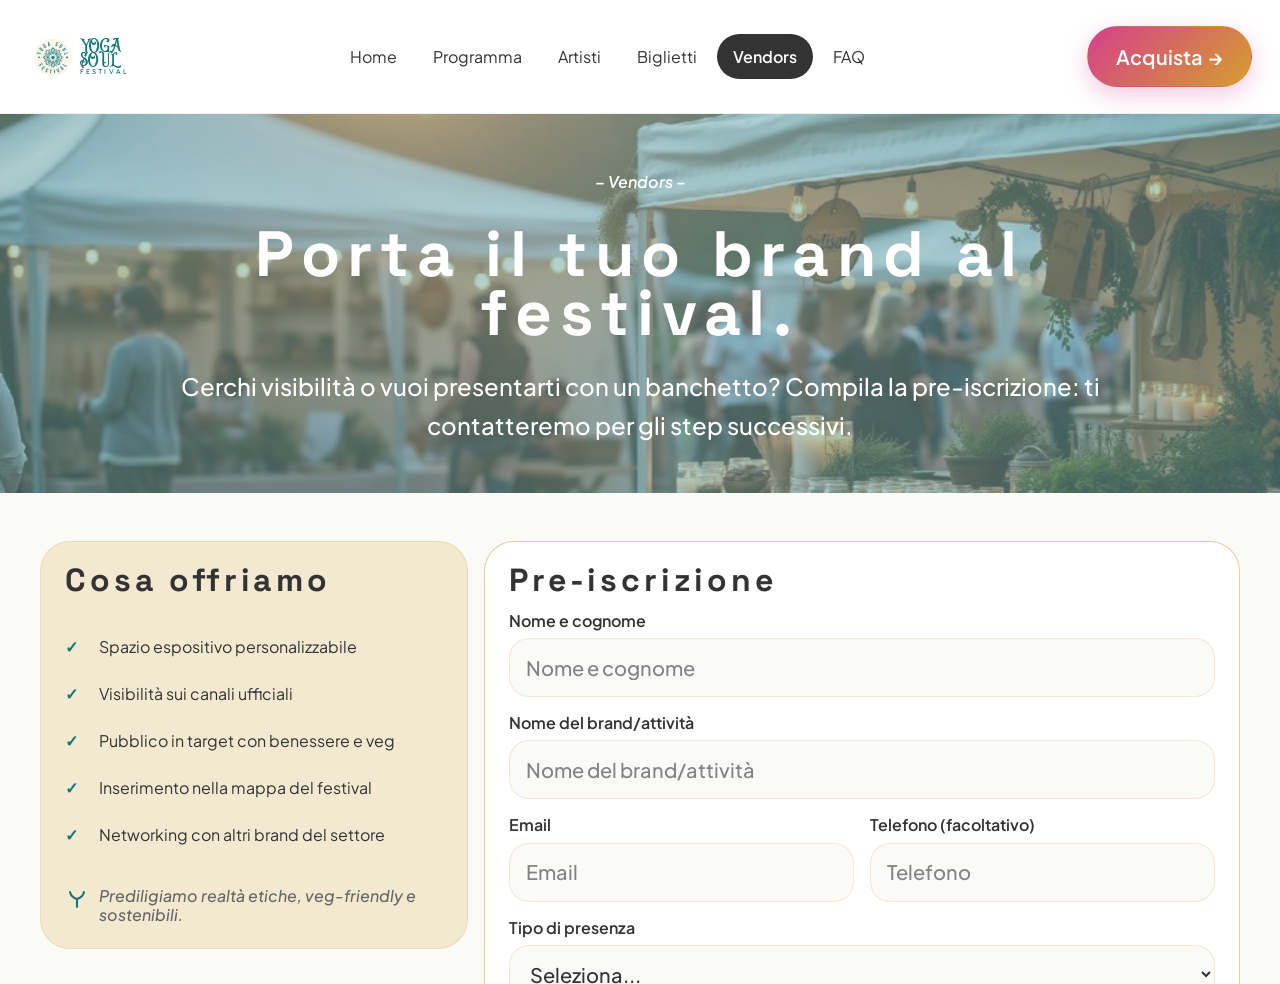
<file: sponsors.html>
<!DOCTYPE html>
<html lang="it">
<head>
  <meta charset="UTF-8">
  <meta http-equiv="refresh" content="0; url=vendors.html">
  <link rel="canonical" href="vendors.html">
  <title>Reindirizzamento…</title>
</head>
<body>
  <p>Reindirizzamento a <a href="vendors.html">Vendors</a>…</p>
</body>
</html>
</file>
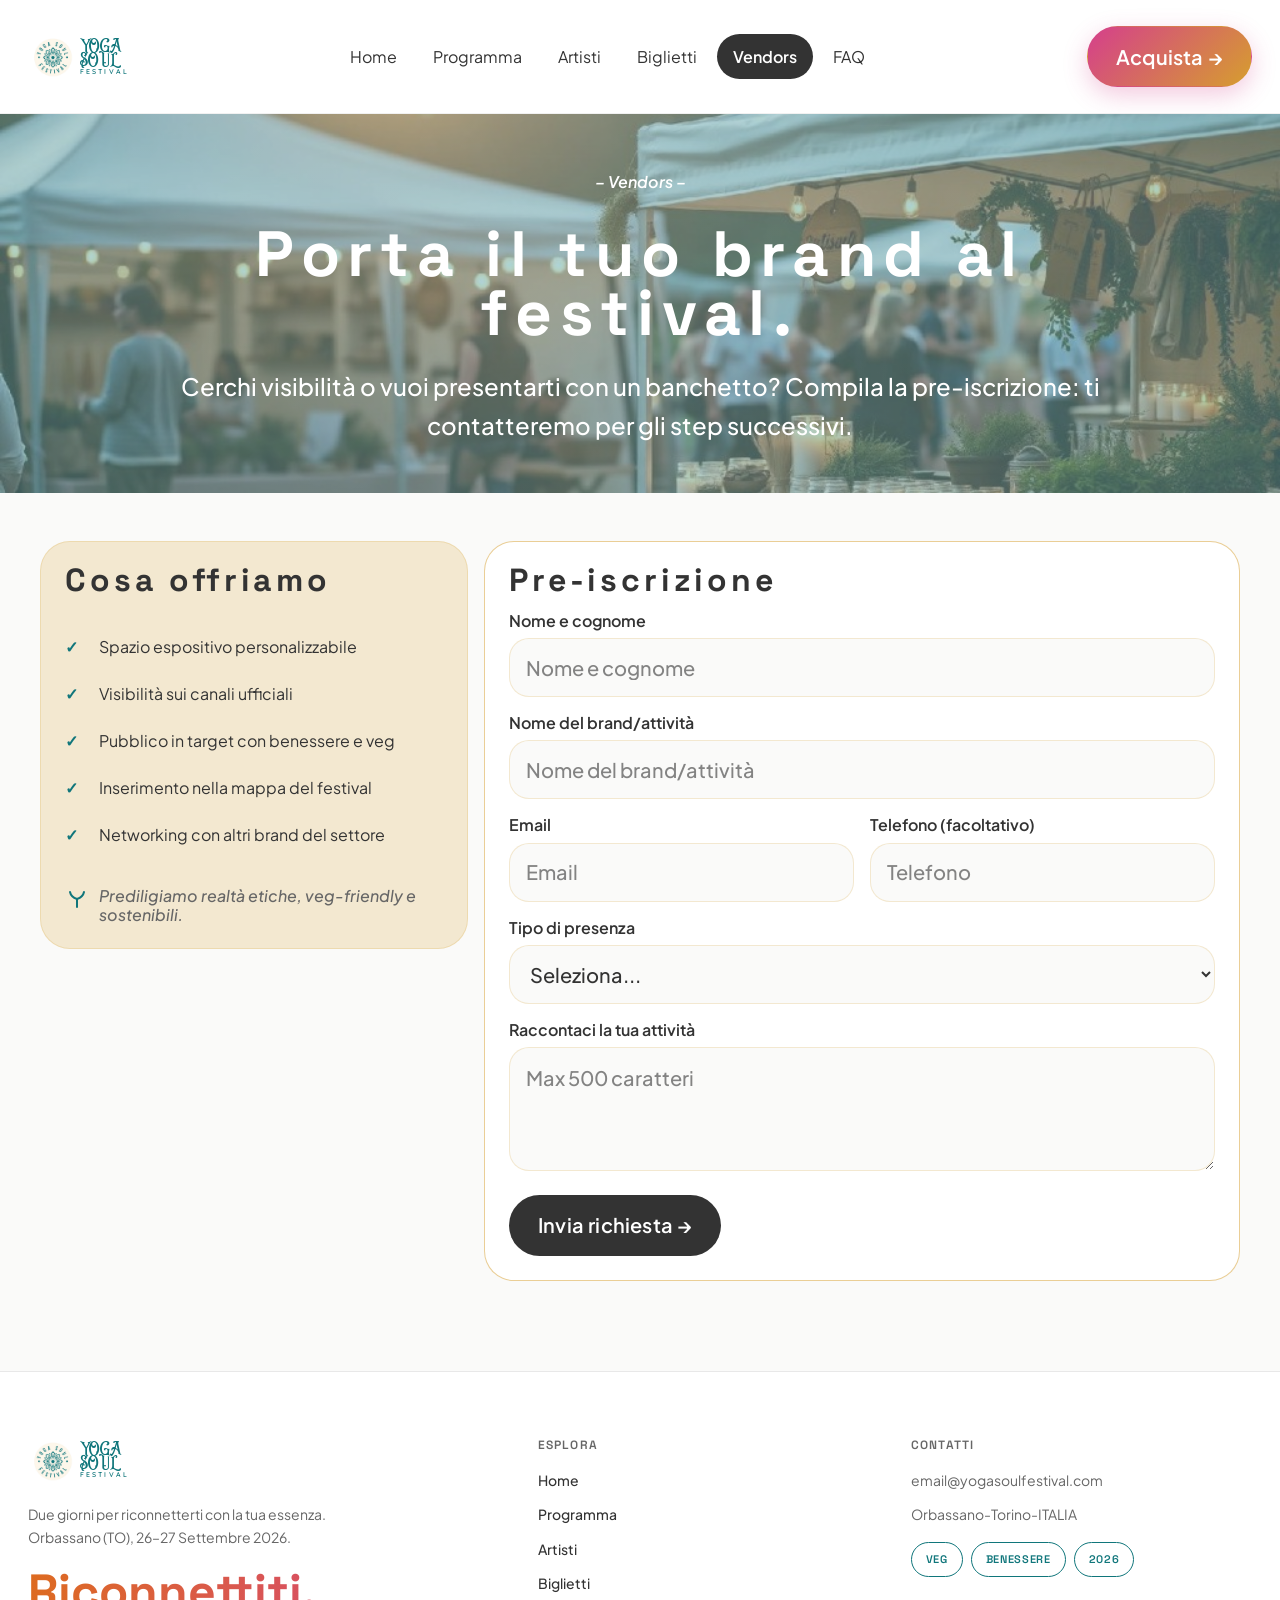
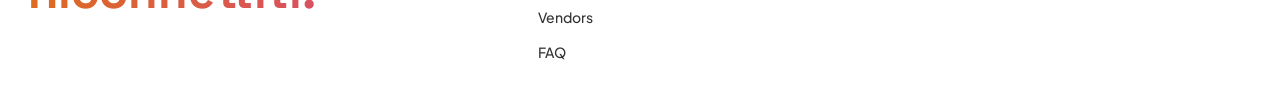
<file: vendors.html>
<!DOCTYPE html>
<html lang="it">
<head>
  <meta charset="UTF-8">
  <meta name="viewport" content="width=device-width, initial-scale=1.0">
  <title>Vendors — Yoga Soul Festival</title>
  <link rel="stylesheet" href="style.css">
</head>
<body class="page-vendors">
<header class="navbar topbar">
    <div class="container navbar-inner">
      <a href="index.html" class="navbar-logo">
        <img src="assets/logo-ysf.png" alt="" width="49" height="49">
        <span class="navbar-logo-text">
          <span class="navbar-logo-yoga">YOGA<br>SOUL</span>
          <span class="navbar-logo-festival">FESTIVAL</span>
        </span>
      </a>
      <button class="nav-toggle" type="button" aria-label="Menu" aria-expanded="false">
        <span></span><span></span><span></span>
      </button>
      <nav class="navbar-links"><a href="index.html" class="navbar-link">Home</a><a href="programma.html" class="navbar-link">Programma</a><a href="artisti.html" class="navbar-link">Artisti</a><a href="biglietti.html" class="navbar-link">Biglietti</a><a href="vendors.html" class="navbar-link is-active">Vendors</a><a href="faq.html" class="navbar-link">FAQ</a></nav>
      <a href="biglietti.html" class="btn btn-gradient navbar-cta">Acquista →</a>
    </div>
  </header>

  <main>
    <section class="vendors-hero">
      <div class="vendors-hero-bg" role="img" aria-label="Mercato del festival al tramonto"></div>
      <div class="vendors-hero-scrim" aria-hidden="true"></div>
      <div class="container container-content vendors-hero-content">
        <p class="vendors-eyebrow">– Vendors –</p>
        <h1 class="vendors-title">Porta il tuo brand al festival.</h1>
        <p class="vendors-subtext">Cerchi visibilità o vuoi presentarti con un banchetto? Compila la pre-iscrizione: ti contatteremo per gli step successivi.</p>
      </div>
    </section>

    <section class="section section-vendors">
      <div class="container container-vendors vendors-two-col">
        <div class="vendors-benefits">
          <h2 class="vendors-heading">Cosa offriamo</h2>
          <ul class="vendors-benefits-list">
            <li>Spazio espositivo personalizzabile</li>
            <li>Visibilità sui canali ufficiali</li>
            <li>Pubblico in target con benessere e veg</li>
            <li>Inserimento nella mappa del festival</li>
            <li>Networking con altri brand del settore</li>
          </ul>
          <p class="vendors-note">
            <img src="assets/figma/icon-leaves.svg" alt="" class="vendors-note-icon" width="24" height="24">
            Prediligiamo realtà etiche, veg-friendly e sostenibili.
          </p>
        </div>
        <form class="vendors-form" action="#" method="post">
          <h2 class="vendors-heading">Pre-iscrizione</h2>
          <div class="vendors-field">
            <label for="nome">Nome e cognome</label>
            <input id="nome" name="nome" type="text" placeholder="Nome e cognome" required>
          </div>
          <div class="vendors-field">
            <label for="brand">Nome del brand/attività</label>
            <input id="brand" name="brand" type="text" placeholder="Nome del brand/attività" required>
          </div>
          <div class="vendors-form-row">
            <div class="vendors-field">
              <label for="email">Email</label>
              <input id="email" name="email" type="email" placeholder="Email" required>
            </div>
            <div class="vendors-field">
              <label for="telefono">Telefono (facoltativo)</label>
              <input id="telefono" name="telefono" type="tel" placeholder="Telefono">
            </div>
          </div>
          <div class="vendors-field">
            <label for="tipo">Tipo di presenza</label>
            <select id="tipo" name="tipo" required>
              <option value="">Seleziona...</option>
              <option value="stand">Stand espositivo</option>
              <option value="food">Food &amp; beverage</option>
              <option value="sponsor">Sponsor</option>
            </select>
          </div>
          <div class="vendors-field">
            <label for="descrizione">Raccontaci la tua attività</label>
            <textarea id="descrizione" name="descrizione" placeholder="Max 500 caratteri" maxlength="500"></textarea>
          </div>
          <button type="submit" class="btn btn-dark vendors-submit">Invia richiesta →</button>
        </form>
      </div>
    </section>
  </main>
<footer class="site-footer">
    <div class="container footer-grid">
      <div>
        <a href="index.html" class="footer-logo">
          <img src="assets/logo-ysf.png" alt="" width="49" height="49">
          <span class="navbar-logo-text">
            <span class="navbar-logo-yoga">YOGA<br>SOUL</span>
            <span class="navbar-logo-festival">FESTIVAL</span>
          </span>
        </a>
        <p class="footer-tagline">Due giorni per riconnetterti con la tua essenza. Orbassano (TO), 26–27 Settembre 2026.</p>
        <p class="footer-riconnettiti">Riconnettiti.</p>
      </div>
      <div>
        <div class="footer-col-title">Esplora</div>
        <nav class="footer-links">
          <a href="index.html">Home</a>
          <a href="programma.html">Programma</a>
          <a href="artisti.html">Artisti</a>
          <a href="biglietti.html">Biglietti</a>
          <a href="vendors.html">Vendors</a>
          <a href="faq.html">FAQ</a>
        </nav>
      </div>
      <div>
        <div class="footer-col-title">Contatti</div>
        <p class="footer-tagline">email@yogasoulfestival.com</p>
        <p class="footer-tagline">Orbassano-Torino-ITALIA</p>
        <div class="footer-pills">
          <span class="footer-pill">VEG</span>
          <span class="footer-pill">BENESSERE</span>
          <span class="footer-pill">2026</span>
        </div>
      </div>
    </div>
  </footer>
  <script src="script.js"></script>
</body>
</html>
</file>
<file: style.css>
@import url("https://fonts.googleapis.com/css2?family=Plus+Jakarta+Sans:ital,wght@0,400;0,500;0,600;0,700;1,600&family=Quicksand:wght@600;700&family=Space+Grotesk:wght@400;500;600;700&display=swap");

@font-face {
  font-family: "Sacred Bridge Demo";
  src: url("assets/fonts/SacredBridgeDemo.ttf") format("truetype");
  font-weight: 400;
  font-style: normal;
  font-display: swap;
}

:root {
  --color-teal: #10767b;
  --color-text: #333333;
  --color-muted: #666666;
  --color-bg: #fafaf9;
  --color-white: #ffffff;
  --color-border: #e8e8e8;
  --color-orange: #dd6b20;
  --color-pink: #d75062;
  --color-pink-deep: #d53f8c;
  --color-yellow: #d69e2e;
  --color-beige: #fafaf9;

  --gradient-cta: linear-gradient(135deg, #d53f8c 0%, #d69e2e 100%);
  --gradient-hero: radial-gradient(
    ellipse 101.67% 101.55% at 0% 4.77%,
    #d69e2e 0%,
    #d53f8c 100%
  );
  --gradient-riconnettiti: linear-gradient(90deg, #dd6b20 0%, #d53f8c 100%);
  /* Figma banner scrim: linear sopra la foto (es. food 435:385) */
  --banner-scrim: linear-gradient(
    90deg,
    rgba(0, 0, 0, 0.84) 0%,
    rgba(0, 0, 0, 0.58) 28%,
    rgba(0, 0, 0, 0.16) 50%,
    transparent 68%
  );

  --font-display: "Space Grotesk", sans-serif;
  --font-body: "Plus Jakarta Sans", sans-serif;
  --font-logo-sub: "Quicksand", sans-serif;
  --font-sacred: "Sacred Bridge Demo", Georgia, serif;

  --container-max: 1280px;
  --content-max: 1030px;
  --radius-hero: 50px;
  --radius-card: 30px;
  --radius-card-sm: 20px;
  --radius-pill: 50px;
  --btn-height: 61px;
  --btn-pad-x: 28px;
  --btn-font-size: 20px;
  --btn-min-width-cta: 150px;
  --shadow-sm: 0 4px 20px rgba(51, 51, 51, 0.06);
  --shadow-md: 0 12px 32px rgba(51, 51, 51, 0.1);

  --container-pad: clamp(16px, 3vw, 28px);
  --transition: 0.28s ease;

  /* Legacy aliases used in HTML inline styles */
  --color-charcoal: var(--color-text);
  --color-teal-primary: var(--color-teal);
  --color-orange-accent: var(--color-orange);
  --color-pink-accent: var(--color-pink);
  --color-bg-light: var(--color-bg);
  --color-beige-card: var(--color-beige);
}

*,
*::before,
*::after {
  box-sizing: border-box;
}

html {
  scroll-behavior: smooth;
}

body {
  margin: 0;
  font-family: var(--font-body);
  color: var(--color-text);
  background: var(--color-bg);
  line-height: 1.6;
  -webkit-font-smoothing: antialiased;
  text-rendering: optimizeLegibility;
}

img {
  display: block;
  max-width: 100%;
  height: auto;
}

a {
  color: inherit;
  text-decoration: none;
}

button,
input,
textarea,
select {
  font: inherit;
}

.container {
  width: min(var(--container-max), 100% - (var(--container-pad) * 2));
  margin-inline: auto;
}

.content-width,
.container-content {
  width: min(var(--content-max), 100% - (var(--container-pad) * 2));
  margin-inline: auto;
}

.section-tight {
  padding-top: 0;
}

.section-sub {
  margin-top: 10px;
  font-size: clamp(16px, 2vw, 24px);
  font-weight: 500;
  color: var(--color-text);
  max-width: 58ch;
}

.section {
  padding: clamp(56px, 7vw, 96px) 0;
}

.eyebrow {
  margin: 0 0 10px;
  font-family: var(--font-body);
  font-size: 16px;
  font-weight: 600;
  letter-spacing: 0.04em;
  color: var(--color-teal);
}

h1,
h2,
h3,
h4 {
  margin: 0;
  color: var(--color-text);
  line-height: 1.15;
}

p {
  margin: 0;
  color: var(--color-muted);
}

.display-serif {
  font-family: var(--font-display);
}

.highlight-teal {
  color: var(--color-teal);
}

.highlight-orange {
  color: var(--color-orange);
}

.highlight-pink {
  color: var(--color-pink-deep);
}

.card {
  background: var(--color-beige);
  border: 1px solid var(--color-border);
  border-radius: var(--radius-card);
  box-shadow: var(--shadow-sm);
}

.chip {
  display: inline-flex;
  align-items: center;
  justify-content: center;
  gap: 6px;
  padding: 6px 12px;
  border-radius: var(--radius-pill);
  font-family: var(--font-display);
  font-size: 11px;
  font-weight: 700;
  letter-spacing: 0.08em;
  text-transform: uppercase;
}

.tag-yellow {
  background: #fff8e1;
  color: var(--color-yellow);
}

.tag-pink {
  background: #ffe8f0;
  color: var(--color-pink);
}

.tag-teal {
  background: #e5f5f4;
  color: var(--color-teal);
}

.btn {
  display: inline-flex;
  align-items: center;
  justify-content: center;
  gap: 10px;
  min-height: var(--btn-height);
  padding: 0 var(--btn-pad-x);
  border-radius: var(--radius-pill);
  border: 1px solid transparent;
  cursor: pointer;
  font-family: var(--font-body);
  font-size: var(--btn-font-size);
  font-weight: 600;
  letter-spacing: 0.01em;
  line-height: 1.2;
  text-align: center;
  transition:
    transform var(--transition),
    box-shadow var(--transition),
    background var(--transition),
    color var(--transition),
    border-color var(--transition);
}

.btn:hover {
  transform: translateY(-1px);
}

.btn-gradient {
  background: var(--gradient-cta);
  color: var(--color-white);
  box-shadow: 0 8px 24px rgba(213, 63, 140, 0.28);
}

.btn-gradient:hover {
  box-shadow: 0 12px 28px rgba(213, 63, 140, 0.36);
}

.btn-dark {
  background: var(--color-text);
  color: var(--color-white);
}

.btn-white {
  background: var(--color-white);
  color: var(--color-text);
}

.btn-outline-white {
  background: transparent;
  border-color: rgba(255, 255, 255, 0.85);
  color: var(--color-white);
}

.btn-outline-white:hover {
  background: rgba(255, 255, 255, 0.1);
}

.btn-outline {
  background: transparent;
  border-color: var(--color-border);
  color: var(--color-text);
}

.btn-outline:hover {
  border-color: var(--color-teal);
  color: var(--color-teal);
}

.btn-outline-dark {
  background: transparent;
  border-color: var(--color-text);
  color: var(--color-text);
  white-space: nowrap;
  flex-shrink: 0;
}

.btn-outline-dark:hover {
  background: rgba(51, 51, 51, 0.05);
  border-color: var(--color-text);
  color: var(--color-text);
}

/* Navbar / Topbar */
.navbar,
.topbar {
  position: sticky;
  top: 0;
  z-index: 1005;
  background: rgba(255, 255, 255, 0.88);
  border-bottom: 1px solid rgba(232, 232, 232, 0.6);
  isolation: isolate;
}

.navbar::before,
.topbar::before {
  content: "";
  position: absolute;
  inset: 0;
  z-index: -1;
  backdrop-filter: blur(16px);
  -webkit-backdrop-filter: blur(16px);
  pointer-events: none;
}

.navbar .container,
.topbar .container {
  position: relative;
}

.navbar-inner {
  min-height: 113px;
  display: grid;
  grid-template-columns: auto 1fr auto;
  align-items: center;
  gap: 20px;
}

.navbar-logo,
.footer-logo {
  display: inline-flex;
  align-items: center;
  gap: 3px;
  color: var(--color-teal);
}

.navbar-logo-text {
  display: flex;
  flex-direction: column;
  gap: 2px;
  line-height: 1.05;
}

.navbar-logo-yoga {
  font-family: var(--font-sacred);
  font-size: 15px;
  font-weight: 400;
  line-height: 14px;
  color: var(--color-teal);
}

.navbar-logo-festival {
  font-family: var(--font-logo-sub);
  font-size: 7px;
  font-weight: 600;
  letter-spacing: 0.3em;
  text-transform: uppercase;
  color: var(--color-teal);
}

.navbar-links {
  justify-self: center;
  display: inline-flex;
  align-items: center;
  gap: 4px;
  min-height: 65px;
  padding: 10px;
  border-radius: var(--radius-pill);
  background: rgba(255, 255, 255, 0.4);
  backdrop-filter: blur(8px);
  -webkit-backdrop-filter: blur(8px);
  border: 1px solid rgba(255, 255, 255, 0.6);
}

.navbar-link {
  padding: 10px 16px;
  border-radius: var(--radius-pill);
  font-family: var(--font-body);
  font-size: 16px;
  font-weight: 400;
  color: var(--color-text);
  transition: background var(--transition), color var(--transition);
}

.navbar-link:hover {
  color: var(--color-text);
}

.navbar-link.is-active {
  background: var(--color-text);
  color: var(--color-white);
  font-weight: 600;
}

.navbar-cta {
  justify-self: end;
}

.nav-toggle {
  display: none;
  width: 48px;
  height: 48px;
  min-width: 48px;
  flex-shrink: 0;
  border: 1.5px solid rgba(16, 118, 123, 0.35);
  border-radius: 14px;
  background: #fff;
  box-shadow: 0 2px 8px rgba(51, 51, 51, 0.08);
  position: relative;
  cursor: pointer;
  -webkit-tap-highlight-color: transparent;
}

.nav-toggle span {
  position: absolute;
  left: 11px;
  right: 11px;
  height: 2.5px;
  background: var(--color-teal);
  border-radius: 1px;
  transition: var(--transition);
}

.nav-toggle span:nth-child(1) { top: 15px; }
.nav-toggle span:nth-child(2) { top: 22px; }
.nav-toggle span:nth-child(3) { top: 29px; }

.nav-toggle.open span:nth-child(1) {
  top: 22px;
  transform: rotate(45deg);
}

.nav-toggle.open span:nth-child(2) {
  opacity: 0;
}

.nav-toggle.open span:nth-child(3) {
  top: 22px;
  transform: rotate(-45deg);
}

.section-head {
  display: flex;
  align-items: flex-end;
  justify-content: space-between;
  gap: 16px;
  margin-bottom: 24px;
}

.section-head h2 {
  font-family: var(--font-display);
  font-size: clamp(32px, 4.5vw, 48px);
  font-weight: 700;
}

.section-head-link {
  font-size: 14px;
  font-weight: 600;
  color: var(--color-text);
  white-space: nowrap;
}

.section-head-link:hover {
  color: var(--color-teal);
}

.hidden {
  display: none !important;
}

/* Home hero */
.home-hero {
  margin-top: 24px;
}

.home-hero .container {
  max-width: calc(var(--content-max) + (var(--container-pad) * 2));
}

.home-hero-box {
  position: relative;
  max-width: var(--content-max);
  margin-inline: auto;
  border-radius: var(--radius-hero);
  padding: clamp(40px, 7vw, 88px);
  background: var(--gradient-hero);
  color: var(--color-white);
  overflow: hidden;
}

.home-hero-box::before {
  content: "";
  position: absolute;
  inset: 0;
  z-index: 0;
  background: url("assets/figma/homepage-hero.png") center / cover no-repeat;
  opacity: 0.2;
  pointer-events: none;
}

.home-hero-box > * {
  position: relative;
  z-index: 1;
}

.hero-meta {
  display: flex;
  flex-wrap: wrap;
  align-items: center;
  gap: 10px 16px;
  font-family: var(--font-display);
  font-size: clamp(16px, 2.5vw, 32px);
  font-weight: 500;
  letter-spacing: 0.06em;
  text-transform: uppercase;
  color: rgba(255, 255, 255, 0.95);
}

.hero-meta-sep {
  opacity: 0.7;
}

.hero-title,
.hero-title-yoga {
  font-family: var(--font-display);
  font-size: clamp(48px, 9vw, 96px);
  font-weight: 700;
  color: var(--color-white);
  letter-spacing: -0.03em;
  line-height: 0.95;
}

.hero-title .outline,
.hero-title-festival {
  display: block;
  font-family: var(--font-logo-sub);
  font-size: clamp(22px, 4vw, 40px);
  font-weight: 600;
  letter-spacing: 0.28em;
  text-transform: uppercase;
  opacity: 1;
  margin-top: 0.15em;
}

.hero-subtitle {
  margin-top: 18px;
  max-width: 52ch;
  font-size: clamp(15px, 2vw, 18px);
  color: rgba(255, 255, 255, 0.92);
}

.hero-actions {
  margin-top: 32px;
  display: flex;
  flex-wrap: wrap;
  gap: 14px;
}

/* Marquee */
.marquee {
  overflow: hidden;
  border-top: 1px solid var(--color-border);
  border-bottom: 1px solid var(--color-border);
  background: var(--color-white);
}

.marquee-track {
  display: flex;
  width: max-content;
  gap: 48px;
  padding: 20px 0;
  color: var(--color-teal);
  font-family: var(--font-display);
  font-size: clamp(28px, 4vw, 48px);
  font-weight: 700;
  letter-spacing: -0.02em;
  animation: marquee 28s linear infinite;
}

@keyframes marquee {
  from { transform: translateX(0); }
  to { transform: translateX(-50%); }
}

/* Experience bento */
.experience-bento {
  display: grid;
  grid-template-columns: repeat(12, 1fr);
  gap: 16px;
}

.bento-card {
  position: relative;
  min-height: 180px;
  padding: 24px;
  border-radius: var(--radius-card);
  background: var(--color-white);
  border: 1px solid var(--color-border);
  overflow: hidden;
  background-size: cover;
  background-position: center;
  display: flex;
  flex-direction: column;
  justify-content: flex-end;
}

.bento-card h3 {
  position: relative;
  z-index: 1;
  font-family: var(--font-display);
  font-size: clamp(20px, 2.5vw, 28px);
  font-weight: 700;
  color: var(--color-white);
}

.bento-card p {
  margin-top: 8px;
  position: relative;
  z-index: 1;
  color: rgba(255, 255, 255, 0.88);
}

.bento-card--1 {
  grid-column: span 5;
  min-height: 280px;
}

.bento-card--2 {
  grid-column: span 3;
  min-height: 280px;
}

.bento-card--3 {
  grid-column: span 4;
  min-height: 280px;
}

.bento-card--4 {
  grid-column: span 7;
  min-height: 240px;
}

.bento-card--5 {
  grid-column: span 5;
  min-height: 240px;
}

/* Food banner */
.food-banner {
  position: relative;
  border-radius: var(--radius-card);
  padding: clamp(28px, 5vw, 52px);
  color: var(--color-white);
  background: #2c2419;
  overflow: hidden;
  min-height: 220px;
}

.food-banner-image {
  position: absolute;
  inset: 0;
  background-size: cover;
  background-position: center;
  opacity: 0.45;
  mix-blend-mode: overlay;
}

.food-banner-content {
  position: relative;
  z-index: 1;
  max-width: 56ch;
}

.food-banner h3 {
  color: var(--color-white);
  font-family: var(--font-display);
  font-size: clamp(28px, 4vw, 44px);
  font-weight: 700;
}

.food-banner p {
  margin-top: 12px;
  color: rgba(255, 255, 255, 0.88);
  font-size: 16px;
}

/* Pricing home */
.pricing-home {
  display: grid;
  grid-template-columns: repeat(12, 1fr);
  gap: 16px;
}

.pricing-card {
  padding: 28px;
  border-radius: var(--radius-card);
  border: 1px solid var(--color-border);
  background: var(--color-white);
  display: flex;
  flex-direction: column;
}

.pricing-card h3 {
  font-family: var(--font-display);
  font-size: clamp(20px, 2.5vw, 28px);
  font-weight: 700;
  margin-top: 8px;
}

.pricing-label {
  margin-top: 6px;
  font-size: 14px;
  font-weight: 400;
  letter-spacing: 0.08em;
  text-transform: uppercase;
  color: var(--color-text);
}

.pricing-featured-inner {
  position: relative;
  z-index: 1;
}

.pricing-card .price {
  margin: 0;
  font-family: var(--font-display);
  font-size: 40px;
  font-weight: 700;
  color: var(--color-text);
  line-height: 1;
}

.pricing-card .price span {
  font-size: 16px;
  font-weight: 500;
  color: var(--color-muted);
}

.pricing-card ul {
  margin: 20px 0 0;
  padding: 0;
  list-style: none;
  display: grid;
  gap: 10px;
  flex: 1;
}

.pricing-card ul li {
  color: var(--color-muted);
  font-size: 14px;
  padding-left: 18px;
  position: relative;
}

.pricing-card ul li::before {
  content: "•";
  position: absolute;
  left: 0;
  color: var(--color-teal);
}

.pricing-card .btn {
  margin-top: 24px;
  align-self: flex-start;
}

.pricing-card--a,
.pricing-card--b {
  grid-column: span 6;
}

.pricing-card--featured {
  grid-column: span 12;
  position: relative;
  display: grid;
  grid-template-columns: 1fr auto;
  gap: 24px;
  align-items: center;
  background: var(--color-beige);
  border: 1px solid var(--color-border);
  overflow: hidden;
}

.pricing-card--featured::after {
  content: "";
  position: absolute;
  top: 0;
  right: 0;
  width: min(280px, 35%);
  height: 100%;
  background: var(--gradient-hero);
  border-radius: 0 var(--radius-card) var(--radius-card) 0;
  pointer-events: none;
}

.pricing-card--featured > * {
  position: relative;
  z-index: 1;
}

.pricing-card--featured h3,
.pricing-card--featured .price,
.pricing-card--featured .price span,
.pricing-card--featured li {
  color: var(--color-text);
}

/* Artist preview / grid */
.artist-preview-grid,
.artists-grid {
  display: grid;
  grid-template-columns: repeat(3, minmax(0, 1fr));
  gap: 16px;
}

.artist-preview-card,
.artist-card {
  overflow: hidden;
  border-radius: var(--radius-card-sm);
  background: var(--color-white);
  border: 1px solid var(--color-border);
  box-shadow: var(--shadow-sm);
}

.artist-preview-card {
  padding: 14px;
  display: flex;
  flex-direction: column;
  gap: 12px;
}

.artist-preview-card .artist-preview-tags {
  order: -1;
}

.artist-card {
  display: flex;
  flex-direction: column;
  text-decoration: none;
  color: inherit;
  cursor: pointer;
  transition: transform var(--transition), box-shadow var(--transition);
  -webkit-tap-highlight-color: transparent;
}

.artist-card:hover,
.artist-card:focus-visible {
  transform: translateY(-2px);
  box-shadow: var(--shadow-md);
  outline: none;
}

.artist-card:focus-visible {
  box-shadow: var(--shadow-md), 0 0 0 3px rgba(16, 118, 123, 0.35);
}

.artist-preview-media,
.artist-card-media {
  background-size: cover;
  background-position: center;
}

.artist-preview-media {
  aspect-ratio: 4 / 3;
}

.artist-card-media {
  aspect-ratio: 321 / 304;
  margin: 14px 18px 0;
  border-radius: 30px;
  overflow: hidden;
}

.artist-preview-body,
.artist-card-body {
  padding: 18px;
}

.artist-preview-tags {
  display: flex;
  flex-wrap: wrap;
  gap: 8px;
}

.artist-preview-title {
  margin-top: 12px;
  font-family: var(--font-display);
  font-size: 20px;
  font-weight: 600;
  color: var(--color-teal);
}

.artist-card-top {
  display: flex;
  align-items: center;
  justify-content: space-between;
  gap: 10px;
}

.artist-card-link {
  font-size: 13px;
  font-weight: 600;
  color: var(--color-text);
}

.artist-card:hover .artist-card-link,
.artist-card:focus-visible .artist-card-link {
  color: var(--color-teal);
}

.artist-card-name {
  margin-top: 12px;
  font-family: var(--font-display);
  font-size: 22px;
  font-weight: 600;
  color: var(--color-teal);
}

.artist-card-role {
  margin-top: 4px;
  font-size: 14px;
  color: var(--color-muted);
}

/* Sponsor CTA banner */
.sponsor-cta-banner {
  position: relative;
  border-radius: var(--radius-card);
  overflow: hidden;
  color: var(--color-white);
  min-height: 300px;
  display: flex;
  align-items: center;
}

.sponsor-cta-photo {
  position: absolute;
  inset: 0;
  background-size: cover;
  background-position: center;
}

.sponsor-cta-overlay {
  position: absolute;
  inset: 0;
  background: linear-gradient(90deg, rgba(51, 51, 51, 0.82) 0%, rgba(51, 51, 51, 0.4) 55%, rgba(51, 51, 51, 0.15) 100%);
}

.sponsor-cta-content {
  position: relative;
  z-index: 1;
  padding: clamp(28px, 5vw, 56px);
  max-width: 56ch;
}

.sponsor-cta-content h3 {
  color: var(--color-white);
  font-family: var(--font-display);
  font-size: clamp(28px, 4vw, 44px);
  font-weight: 700;
}

.sponsor-cta-content p {
  margin-top: 12px;
  color: rgba(255, 255, 255, 0.9);
}

/* Inner page header */
.inner-page-header {
  padding: clamp(48px, 8vw, 96px) 0 clamp(32px, 5vw, 56px);
  text-align: center;
}

.inner-page-header .eyebrow {
  color: var(--color-text);
  text-transform: none;
  letter-spacing: 0.02em;
}

.inner-page-title {
  font-family: var(--font-display);
  font-size: clamp(36px, 6vw, 64px);
  font-weight: 700;
  letter-spacing: -0.02em;
}

.inner-page-subtext {
  margin: 16px auto 0;
  max-width: 58ch;
  font-size: 16px;
  line-height: 1.5;
  color: var(--color-text);
}

.inner-page-title-row {
  display: flex;
  align-items: center;
  justify-content: space-between;
  gap: 24px;
}

.inner-page-cta {
  flex-shrink: 0;
  min-width: var(--btn-min-width-cta);
}

.page-biglietti .inner-page-header--tickets {
  padding: 48px 0 0;
  text-align: center;
}

/* Figma 468:1161 — header 1030×224 */
.page-biglietti .tickets-eyebrow {
  margin: 0;
  font-family: var(--font-body);
  font-size: 16px;
  font-weight: 600;
  font-style: italic;
  letter-spacing: 0;
  line-height: 39px;
  text-align: center;
  color: var(--color-text);
}

.page-biglietti .tickets-title {
  margin: 24px 0 0;
  font-family: var(--font-display);
  font-size: clamp(40px, 5vw, 64px);
  font-weight: 700;
  line-height: 59px;
  letter-spacing: 0.12em;
  text-align: center;
  color: var(--color-text);
}

.page-biglietti .tickets-subtext {
  margin: 24px auto 0;
  max-width: 1030px;
  font-family: var(--font-body);
  font-size: clamp(18px, 2.2vw, 24px);
  font-weight: 500;
  line-height: 39px;
  text-align: center;
  color: var(--color-text);
}

.page-biglietti .section-tickets {
  padding-top: 80px;
  padding-bottom: clamp(56px, 7vw, 96px);
}

/* Filters */
.day-filters,
.category-filters {
  display: flex;
  flex-wrap: wrap;
  gap: 10px;
}

.day-filters {
  margin: 0 0 12px;
}

.filter-pill {
  border-radius: var(--radius-pill);
  border: 1px solid var(--color-border);
  background: var(--color-white);
  color: var(--color-muted);
  cursor: pointer;
  transition: all var(--transition);
}

.day-pill {
  padding: 14px 24px;
  font-family: var(--font-body);
  font-size: 14px;
  font-weight: 600;
}

.day-pill.is-active {
  border-color: transparent;
  background: var(--color-teal);
  color: var(--color-white);
}

.category-pill {
  padding: 10px 16px;
  font-family: var(--font-display);
  font-size: 14px;
  font-weight: 600;
  letter-spacing: 0.06em;
  text-transform: uppercase;
}

.category-pill:hover,
.category-pill.is-active {
  border-color: var(--color-teal);
  color: var(--color-teal);
  background: rgba(16, 118, 123, 0.1);
}

/* Program list */
.program-list {
  margin-top: 20px;
  background: var(--color-white);
  border: 1px solid var(--color-border);
  border-radius: var(--radius-card-sm);
  overflow: hidden;
}

.program-day-header {
  margin: 0;
  padding: 20px 24px;
  font-family: var(--font-display);
  font-size: 32px;
  font-weight: 700;
  color: var(--color-orange);
  border-bottom: 1px solid var(--color-border);
  background: var(--color-beige);
}

h3.program-day-header {
  font-size: 40px;
}

.program-row {
  display: grid;
  grid-template-columns: 136px 110px 1fr 170px;
  gap: 14px;
  align-items: center;
  padding: 18px 24px;
  border-bottom: 1px solid var(--color-border);
}

.program-row:last-child {
  border-bottom: 0;
}

.program-time {
  font-family: var(--font-display);
  font-weight: 600;
  font-size: 14px;
  color: var(--color-orange);
  display: inline-flex;
  align-items: center;
  gap: 8px;
}

.program-time::before {
  content: "";
  flex-shrink: 0;
  width: 18px;
  height: 18px;
  background: url("assets/figma/icon-clock.png") center / contain no-repeat;
}

.program-title {
  font-weight: 600;
  color: var(--color-text);
}

.program-artist {
  color: var(--color-pink);
  font-weight: 500;
  font-size: 14px;
  margin-top: 2px;
}

.program-location {
  color: var(--color-muted);
  font-size: 14px;
  display: inline-flex;
  align-items: center;
  gap: 8px;
}

/* Artist detail */
.artist-back-link {
  display: inline-flex;
  align-items: center;
  gap: 8px;
  font-size: 14px;
  font-weight: 600;
  color: var(--color-text);
}

.artist-back-link:hover {
  color: var(--color-teal);
}

.artist-detail-layout {
  margin-top: 24px;
  display: grid;
  grid-template-columns: minmax(260px, 321px) minmax(0, 1fr);
  gap: clamp(32px, 7vw, 73px);
  align-items: start;
}

.artist-detail-image {
  border-radius: 30px;
  overflow: hidden;
}

.artist-detail-image img {
  display: block;
  width: 100%;
  aspect-ratio: 321 / 304;
  object-fit: cover;
}

.artist-detail-panel {
  padding: 0;
}

.artist-detail-name {
  margin-top: 12px;
  font-family: var(--font-display);
  font-size: clamp(32px, 4.5vw, 52px);
  font-weight: 700;
  color: var(--color-teal);
}

.artist-detail-role {
  margin-top: 8px;
  color: var(--color-muted);
  font-size: 16px;
}

.artist-detail-desc {
  margin-top: 16px;
  font-size: 16px;
  line-height: 1.7;
}

.artist-schedule {
  margin-top: 24px;
  padding: 20px;
  border-radius: var(--radius-card-sm);
  background: var(--color-beige);
  border: 1px solid var(--color-border);
}

.artist-schedule h4 {
  margin: 0 0 12px;
  font-family: var(--font-display);
  font-size: 14px;
  text-transform: uppercase;
  letter-spacing: 0.08em;
  color: var(--color-text);
}

/* Tickets */
.tickets-grid {
  display: grid;
  grid-template-columns: repeat(2, minmax(0, 1fr));
  gap: 47px;
}

.ticket-card {
  position: relative;
  display: flex;
  flex-direction: column;
  min-height: 439px;
  padding: 24px;
  border-radius: var(--radius-card-sm);
  border: 1px solid rgba(214, 158, 46, 0.2);
  background: var(--color-white);
  box-shadow: var(--shadow-sm);
  overflow: hidden;
}

.ticket-price {
  margin: 0;
  font-family: var(--font-display);
  font-size: clamp(48px, 5vw, 64px);
  font-weight: 700;
  line-height: 1.05;
  color: var(--color-text);
}

.ticket-label {
  margin: 8px 0 0;
  font-family: var(--font-body);
  font-size: 20px;
  font-weight: 400;
  letter-spacing: 0;
  text-transform: uppercase;
  color: var(--color-text);
}

.ticket-features {
  margin: 20px 0 0;
  padding: 0;
  list-style: none;
  display: grid;
  gap: 8px;
  flex: 1;
}

.ticket-features li {
  display: flex;
  gap: 10px;
  align-items: flex-start;
  color: var(--color-text);
  font-size: 16px;
  line-height: 1.45;
}

.ticket-features li::before {
  content: "✓";
  flex-shrink: 0;
  width: 24px;
  color: var(--color-teal);
  font-weight: 800;
  line-height: 1.45;
}

.ticket-card-btn {
  align-self: flex-start;
  margin-top: 24px;
  min-width: var(--btn-min-width-cta);
}

.welcome-kit-bar {
  display: grid;
  grid-template-columns: minmax(220px, 439px) minmax(0, 1fr) minmax(0, 1fr);
  gap: 16px;
  align-items: start;
  margin-top: 32px;
  padding: 24px;
  border-radius: var(--radius-card-sm);
  border: 1px solid rgba(214, 158, 46, 0.2);
  background: rgba(214, 158, 46, 0.1);
}

.welcome-kit-head {
  min-width: 0;
}

.welcome-kit-eyebrow {
  margin: 0;
  font-size: 16px;
  font-weight: 400;
  letter-spacing: 0;
  text-transform: uppercase;
  color: var(--color-orange);
}

.welcome-kit-title {
  margin: 4px 0 0;
  font-family: var(--font-display);
  font-size: clamp(28px, 3.5vw, 40px);
  font-weight: 700;
  line-height: 1.1;
  text-transform: uppercase;
  color: var(--color-text);
}

.welcome-kit-list {
  margin: 0;
  padding: 0;
  list-style: none;
  display: grid;
  gap: 8px;
}

.welcome-kit-list li {
  display: flex;
  gap: 10px;
  align-items: flex-start;
  color: var(--color-text);
  font-size: 16px;
  line-height: 39px;
  min-height: 39px;
}

.welcome-kit-list li::before {
  content: "✓";
  flex-shrink: 0;
  width: 24px;
  color: var(--color-teal);
  font-weight: 800;
  line-height: 39px;
}

/* Vendors — Figma 468:1425 */
.container-vendors {
  width: min(1200px, 100% - (var(--container-pad) * 2));
  margin-inline: auto;
}

.vendors-hero {
  position: relative;
  display: flex;
  align-items: center;
  justify-content: center;
  min-height: 373px;
  padding: 48px 24px;
  text-align: center;
  overflow: hidden;
}

.vendors-hero-bg {
  position: absolute;
  inset: 0;
  background: center / cover no-repeat url("assets/figma/vendors-hero.png");
}

.vendors-hero-scrim {
  position: absolute;
  inset: 0;
  background:
    linear-gradient(rgba(255, 255, 255, 0.2), rgba(255, 255, 255, 0.2)),
    rgba(16, 118, 123, 0.4);
}

.vendors-hero-content {
  position: relative;
  z-index: 1;
}

.page-vendors .vendors-eyebrow {
  margin: 0;
  font-family: var(--font-body);
  font-size: 16px;
  font-weight: 600;
  font-style: italic;
  line-height: 39px;
  color: var(--color-white);
}

.page-vendors .vendors-title {
  margin: 24px 0 0;
  font-family: var(--font-display);
  font-size: clamp(40px, 5vw, 64px);
  font-weight: 700;
  line-height: 59px;
  letter-spacing: 0.12em;
  color: var(--color-white);
}

.page-vendors .vendors-subtext {
  margin: 24px auto 0;
  max-width: 1030px;
  font-family: var(--font-body);
  font-size: clamp(18px, 2.2vw, 24px);
  font-weight: 500;
  line-height: 39px;
  color: var(--color-white);
}

.page-vendors .section-vendors {
  padding-top: 48px;
  padding-bottom: clamp(56px, 7vw, 96px);
}

.vendors-two-col {
  display: grid;
  grid-template-columns: minmax(280px, 428px) minmax(0, 756px);
  gap: 16px;
  align-items: start;
  justify-content: center;
}

.vendors-benefits {
  padding: 24px;
  border-radius: 30px;
  border: 1px solid rgba(214, 158, 46, 0.2);
  background: rgba(214, 158, 46, 0.2);
}

.vendors-benefits-list {
  margin: 32px 0 0;
  padding: 0;
  list-style: none;
  display: grid;
  gap: 8px;
}

.vendors-benefits-list li {
  display: flex;
  gap: 10px;
  align-items: flex-start;
  color: var(--color-text);
  font-size: 16px;
  line-height: 39px;
  min-height: 39px;
}

.vendors-benefits-list li::before {
  content: "✓";
  flex-shrink: 0;
  width: 24px;
  color: var(--color-teal);
  font-weight: 800;
  line-height: 39px;
}

.vendors-note {
  display: flex;
  gap: 10px;
  align-items: flex-start;
  margin: 32px 0 0;
  font-family: var(--font-body);
  font-size: 16px;
  font-weight: 500;
  font-style: italic;
  line-height: 19px;
  color: var(--color-muted);
}

.vendors-note-icon {
  flex-shrink: 0;
  width: 24px;
  height: 24px;
  display: block;
}

.vendors-form {
  padding: 24px;
  border-radius: 30px;
  border: 1px solid rgba(214, 158, 46, 0.5);
  background: var(--color-white);
  display: grid;
  gap: 16px;
}

.vendors-field {
  display: grid;
  gap: 8px;
}

.vendors-form label {
  font-family: var(--font-body);
  font-size: 16px;
  font-weight: 600;
  line-height: 1.2;
  color: var(--color-text);
}

.vendors-form input,
.vendors-form textarea,
.vendors-form select {
  width: 100%;
  min-height: 59px;
  border: 1px solid rgba(214, 158, 46, 0.2);
  border-radius: 20px;
  padding: 10px 16px;
  background: var(--color-bg);
  color: var(--color-text);
  font-family: var(--font-body);
  font-size: 20px;
  font-weight: 500;
}

.vendors-form textarea {
  min-height: 124px;
  resize: vertical;
  padding-top: 14px;
}

.vendors-form input::placeholder,
.vendors-form textarea::placeholder {
  color: rgba(51, 51, 51, 0.6);
}

.vendors-form input:focus,
.vendors-form textarea:focus,
.vendors-form select:focus {
  outline: 0;
  border-color: rgba(214, 158, 46, 0.5);
  box-shadow: 0 0 0 3px rgba(214, 158, 46, 0.12);
}

.vendors-submit {
  justify-self: start;
  min-width: 195px;
  margin-top: 8px;
}

.vendors-form-row {
  display: grid;
  grid-template-columns: 1fr 1fr;
  gap: 16px;
}

.page-vendors .vendors-heading {
  margin: 0;
  font-family: var(--font-display);
  font-size: 32px;
  font-weight: 700;
  letter-spacing: 0.12em;
  line-height: 29px;
  color: var(--color-text);
}

/* FAQ */
.faq-list {
  display: grid;
  gap: 12px;
}

.faq-item {
  border: 1px solid var(--color-border);
  border-radius: var(--radius-card-sm);
  background: var(--color-white);
  overflow: hidden;
}

.faq-question {
  width: 100%;
  display: flex;
  justify-content: space-between;
  gap: 16px;
  align-items: center;
  padding: 20px 22px;
  border: 0;
  background: transparent;
  text-align: left;
  font-family: var(--font-display);
  font-size: 16px;
  font-weight: 600;
  color: var(--color-text);
  cursor: pointer;
}

.faq-answer {
  display: none;
  padding: 0 22px 20px;
  color: var(--color-muted);
  font-size: 15px;
  line-height: 1.65;
}

.faq-item.is-open .faq-answer {
  display: block;
}

.faq-chevron {
  transition: transform var(--transition);
  flex-shrink: 0;
  color: var(--color-teal);
}

.faq-item.is-open .faq-chevron {
  transform: rotate(180deg);
}

.faq-cta-block {
  margin-top: 24px;
  border-radius: var(--radius-card);
  padding: clamp(32px, 5vw, 48px);
  background: var(--gradient-cta);
  color: var(--color-white);
  text-align: center;
}

.faq-cta-block h3 {
  color: var(--color-white);
  font-family: var(--font-display);
  font-size: clamp(28px, 4vw, 40px);
  font-weight: 700;
}

.faq-cta-block p {
  margin-top: 10px;
  color: rgba(255, 255, 255, 0.92);
}

.faq-cta-block .btn {
  margin-top: 20px;
}

/* Footer */
.site-footer {
  padding: 64px 0 32px;
  background: var(--color-white);
  border-top: 1px solid var(--color-border);
}

.footer-grid {
  display: grid;
  grid-template-columns: 1.4fr 1fr 1fr;
  gap: 32px;
  align-items: start;
}

.footer-brand-title {
  font-family: var(--font-display);
  font-size: 20px;
  font-weight: 700;
  color: var(--color-text);
}

.footer-tagline {
  margin-top: 12px;
  max-width: 32ch;
  font-size: 14px;
}

.footer-riconnettiti {
  margin-top: 20px;
  font-family: var(--font-display);
  font-size: clamp(32px, 5vw, 48px);
  font-weight: 700;
  line-height: 1;
  background: var(--gradient-riconnettiti);
  -webkit-background-clip: text;
  background-clip: text;
  -webkit-text-fill-color: transparent;
  color: transparent;
}

.footer-col-title {
  margin-bottom: 14px;
  font-family: var(--font-display);
  font-size: 12px;
  letter-spacing: 0.1em;
  text-transform: uppercase;
  color: var(--color-muted);
  font-weight: 600;
}

.footer-links {
  display: grid;
  gap: 12px;
}

.footer-links a {
  font-size: 14px;
  font-weight: 500;
  color: var(--color-text);
}

.footer-links a:hover {
  color: var(--color-teal);
}

.footer-pills {
  margin-top: 16px;
  display: flex;
  flex-wrap: wrap;
  gap: 8px;
}

.footer-pill {
  padding: 8px 14px;
  border: 1px solid var(--color-teal);
  border-radius: var(--radius-pill);
  color: var(--color-teal);
  font-family: var(--font-display);
  font-size: 11px;
  font-weight: 600;
  letter-spacing: 0.06em;
}

/* Responsive */
@media (max-width: 768px) {
  :root {
    --mobile-nav-height: 72px;
    --btn-height: 52px;
    --btn-pad-x: 22px;
    --btn-font-size: 17px;
  }

  .navbar,
  .topbar {
    padding-top: env(safe-area-inset-top, 0);
  }

  .navbar-inner {
    display: flex;
    flex-wrap: nowrap;
    align-items: center;
    justify-content: flex-start;
    gap: 10px;
    min-height: var(--mobile-nav-height);
    padding-block: 10px;
  }

  .navbar-logo {
    flex: 1 1 auto;
    min-width: 0;
  }

  .nav-toggle {
    display: flex;
    align-items: center;
    justify-content: center;
    order: 2;
    flex: 0 0 44px;
    width: 44px;
    height: 44px;
    min-width: 44px;
    z-index: 1006;
  }

  .nav-toggle span:nth-child(1) { top: 13px; }
  .nav-toggle span:nth-child(2) { top: 20px; }
  .nav-toggle span:nth-child(3) { top: 27px; }

  .nav-toggle.open span:nth-child(1),
  .nav-toggle.open span:nth-child(3) {
    top: 20px;
  }

  .navbar-links {
    display: none;
    position: fixed;
    top: calc(var(--mobile-nav-height) + env(safe-area-inset-top, 0px));
    left: 0;
    right: 0;
    bottom: 0;
    z-index: 1004;
    flex-direction: column;
    align-items: stretch;
    justify-content: flex-start;
    gap: 4px;
    margin: 0;
    padding: 16px var(--container-pad) max(24px, env(safe-area-inset-bottom));
    min-height: 0;
    width: 100%;
    max-width: none;
    border: none;
    border-radius: 0;
    background: var(--color-bg);
    box-shadow: none;
    backdrop-filter: none;
    -webkit-backdrop-filter: none;
    overflow-y: auto;
    -webkit-overflow-scrolling: touch;
    order: 10;
  }

  .navbar-links.is-open {
    display: flex;
  }

  .navbar-link {
    display: block;
    flex: 0 0 auto;
    width: 100%;
    text-align: left;
    padding: 14px 16px;
    font-size: 17px;
    border-radius: 12px;
    color: var(--color-text);
  }

  .navbar-link.is-active {
    background: var(--color-text);
    color: var(--color-white);
    font-weight: 600;
  }

  .navbar-cta {
    order: 3;
    flex: 0 0 auto;
    justify-self: end;
    width: auto;
    white-space: nowrap;
  }

  body.nav-open {
    overflow: hidden;
  }

  body.nav-open::before {
    content: "";
    position: fixed;
    top: calc(var(--mobile-nav-height) + env(safe-area-inset-top, 0px));
    left: 0;
    right: 0;
    bottom: 0;
    z-index: 1003;
    background: rgba(51, 51, 51, 0.35);
    pointer-events: none;
  }

  .footer-grid {
    grid-template-columns: 1fr 1fr;
  }

  .program-row,
  .program-row-compact {
    grid-template-columns: 1fr;
    gap: 8px;
  }

  .program-location {
    grid-column: auto;
  }

  .vendors-two-col {
    grid-template-columns: 1fr;
  }

  .container-vendors {
    width: min(1200px, 100% - (var(--container-pad) * 2));
  }

  .tickets-grid {
    grid-template-columns: 1fr;
    gap: 24px;
  }

  .ticket-card {
    min-height: 0;
  }

  .welcome-kit-bar {
    grid-template-columns: 1fr;
  }

  .artist-preview-grid,
  .artists-grid {
    grid-template-columns: repeat(2, minmax(0, 1fr));
  }

  .artist-detail-layout {
    grid-template-columns: 1fr;
  }

  .page-biglietti .tickets-title,
  .page-vendors .vendors-title {
    letter-spacing: 0.04em;
    line-height: 1.1;
  }

  .page-biglietti .tickets-subtext,
  .page-vendors .vendors-subtext {
    font-size: 18px;
    line-height: 1.45;
  }

  .home-hero-box {
    border-radius: 36px;
  }

  .experience-bento {
    grid-template-columns: repeat(6, 1fr);
  }

  .bento-card--1,
  .bento-card--2,
  .bento-card--3,
  .bento-card--4,
  .bento-card--5 {
    grid-column: span 3;
    min-height: 200px;
  }

  .pricing-card--a,
  .pricing-card--b {
    grid-column: span 6;
  }

  .pricing-card--featured {
    grid-column: span 12;
    grid-template-columns: 1fr;
  }

  .pricing-card--featured::after {
    width: 100%;
    height: 120px;
    top: auto;
    bottom: 0;
    border-radius: 0 0 var(--radius-card) var(--radius-card);
  }
}

@media (max-width: 576px) {
  .section {
    padding: 44px 0;
  }

  .navbar-inner {
    min-height: var(--mobile-nav-height, 72px);
  }

  .vendors-form-row {
    grid-template-columns: 1fr;
  }

  .btn {
    width: 100%;
  }

  .navbar-cta,
  .ticket-card-btn,
  .vendors-submit,
  .page-home .vendor-banner__cta {
    width: auto;
  }

  .nav-toggle {
    width: 44px;
    min-width: 44px;
    height: 44px;
    flex: 0 0 44px;
  }

  .navbar-link {
    padding: 12px 14px;
    font-size: 16px;
  }

  .footer-grid {
    grid-template-columns: 1fr;
  }

  .hero-actions {
    flex-direction: column;
    align-items: stretch;
  }

  .marquee-track {
    gap: 32px;
    font-size: 24px;
    padding: 16px 0;
  }

  .experience-bento {
    grid-template-columns: 1fr;
  }

  .bento-card--1,
  .bento-card--2,
  .bento-card--3,
  .bento-card--4,
  .bento-card--5 {
    grid-column: auto;
    min-height: 180px;
  }

  .pricing-home {
    grid-template-columns: 1fr;
  }

  .pricing-card--a,
  .pricing-card--b,
  .pricing-card--featured {
    grid-column: auto;
  }

  .artist-preview-grid,
  .artists-grid {
    grid-template-columns: 1fr;
  }

  .day-filters,
  .category-filters {
    gap: 8px;
    justify-content: flex-start;
  }

  .filters-wrap {
    align-items: stretch;
  }

  .day-pill {
    padding: 10px 16px;
    font-size: 13px;
  }

  .category-pill {
    padding: 8px 12px;
    font-size: 12px;
  }

  .program-day-header {
    padding: 16px 18px;
    font-size: 26px;
  }

  h3.program-day-header {
    font-size: 32px;
  }

  .program-row {
    grid-template-columns: 1fr;
    gap: 8px;
    padding: 16px 18px;
  }

  .inner-page-title,
  .page-biglietti .tickets-title,
  .page-vendors .vendors-title {
    font-size: clamp(28px, 8vw, 40px);
    letter-spacing: 0.02em;
  }

  .page-vendors .vendors-heading {
    font-size: 26px;
    letter-spacing: 0.06em;
  }

  .vendors-hero {
    min-height: 280px;
    padding: 32px 16px;
  }
}

.filters-wrap {
  margin-top: 28px;
  display: flex;
  flex-direction: column;
  align-items: center;
  gap: 12px;
}

.program-list-spaced {
  margin-top: 16px;
}

.program-row-compact {
  grid-template-columns: 160px 1fr 160px;
}

.artist-card-body-top {
  padding-bottom: 0;
}

.artist-schedule-section {
  margin-top: 48px;
}

.schedule-title {
  font-size: clamp(32px, 4vw, 48px);
  margin-bottom: 20px;
}

@media (prefers-reduced-motion: reduce) {
  .marquee-track {
    animation: none;
  }

  * {
    transition: none !important;
  }
}
</file>
